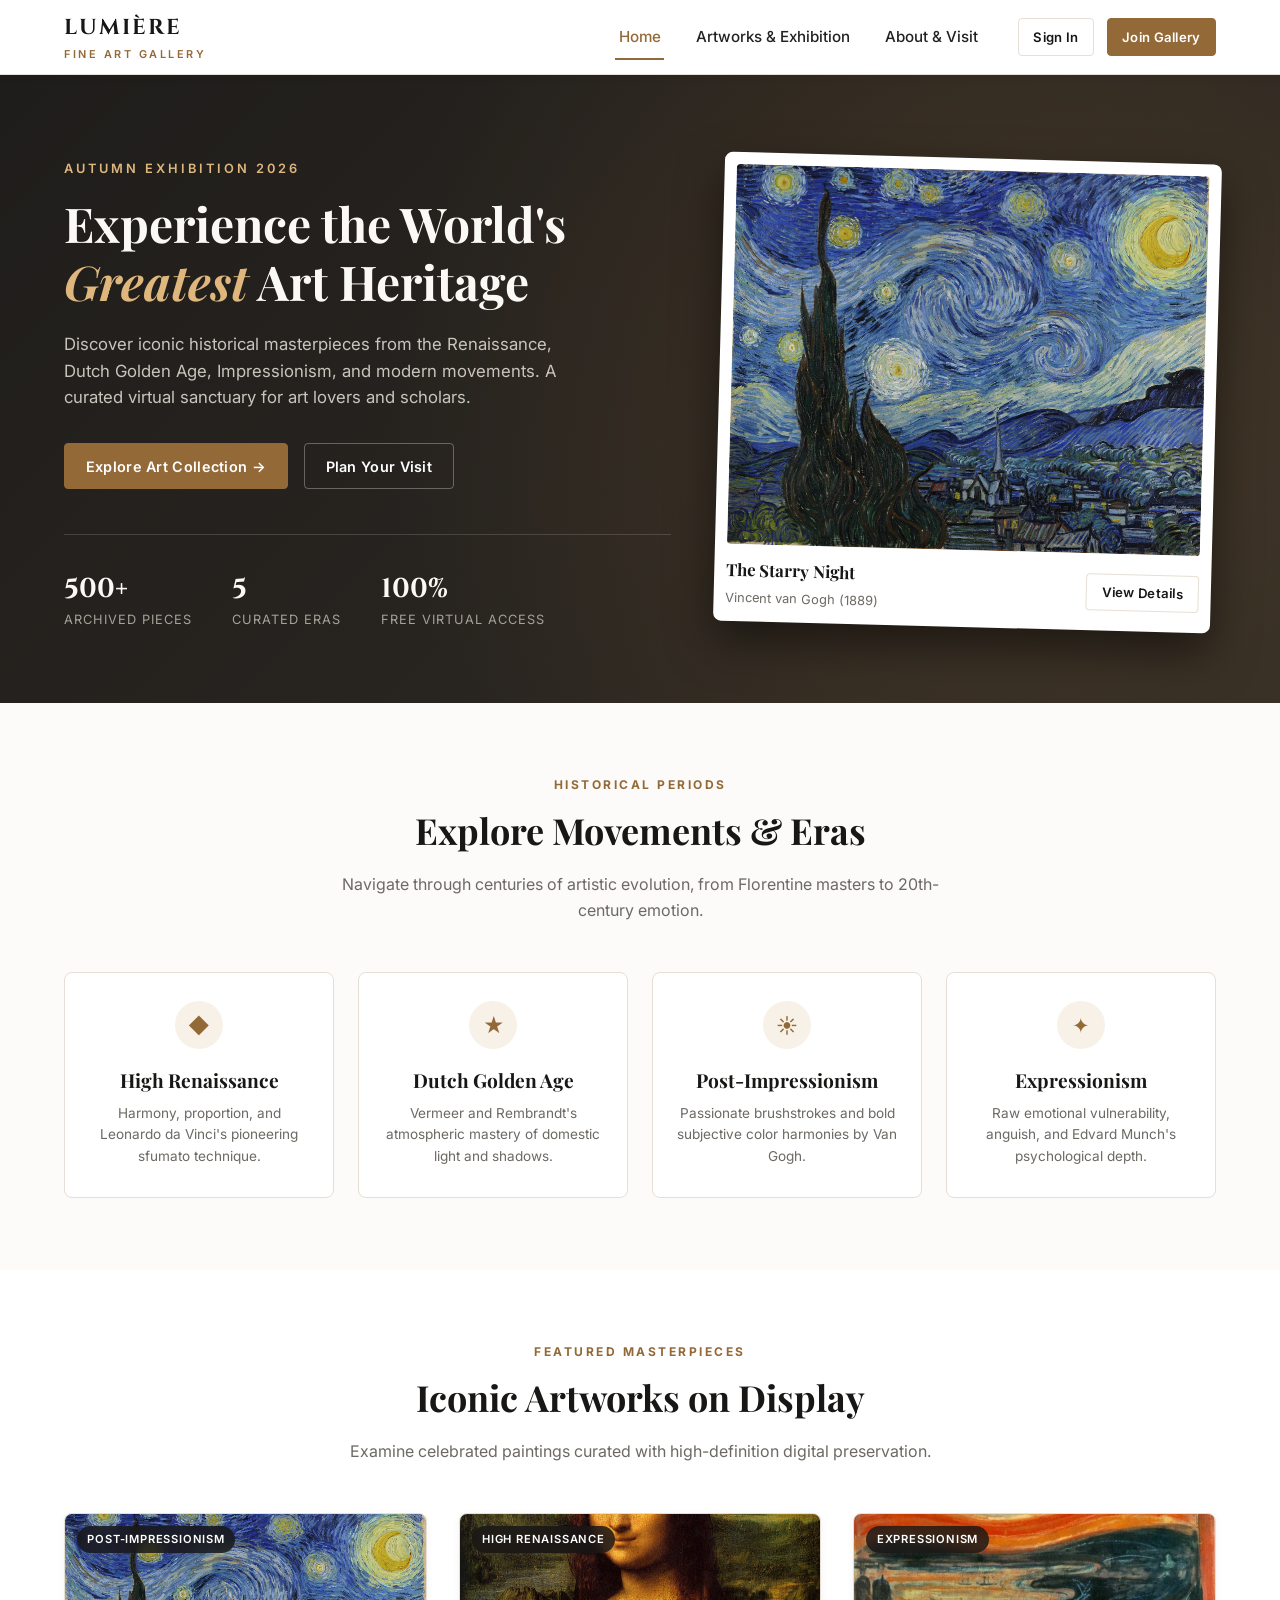
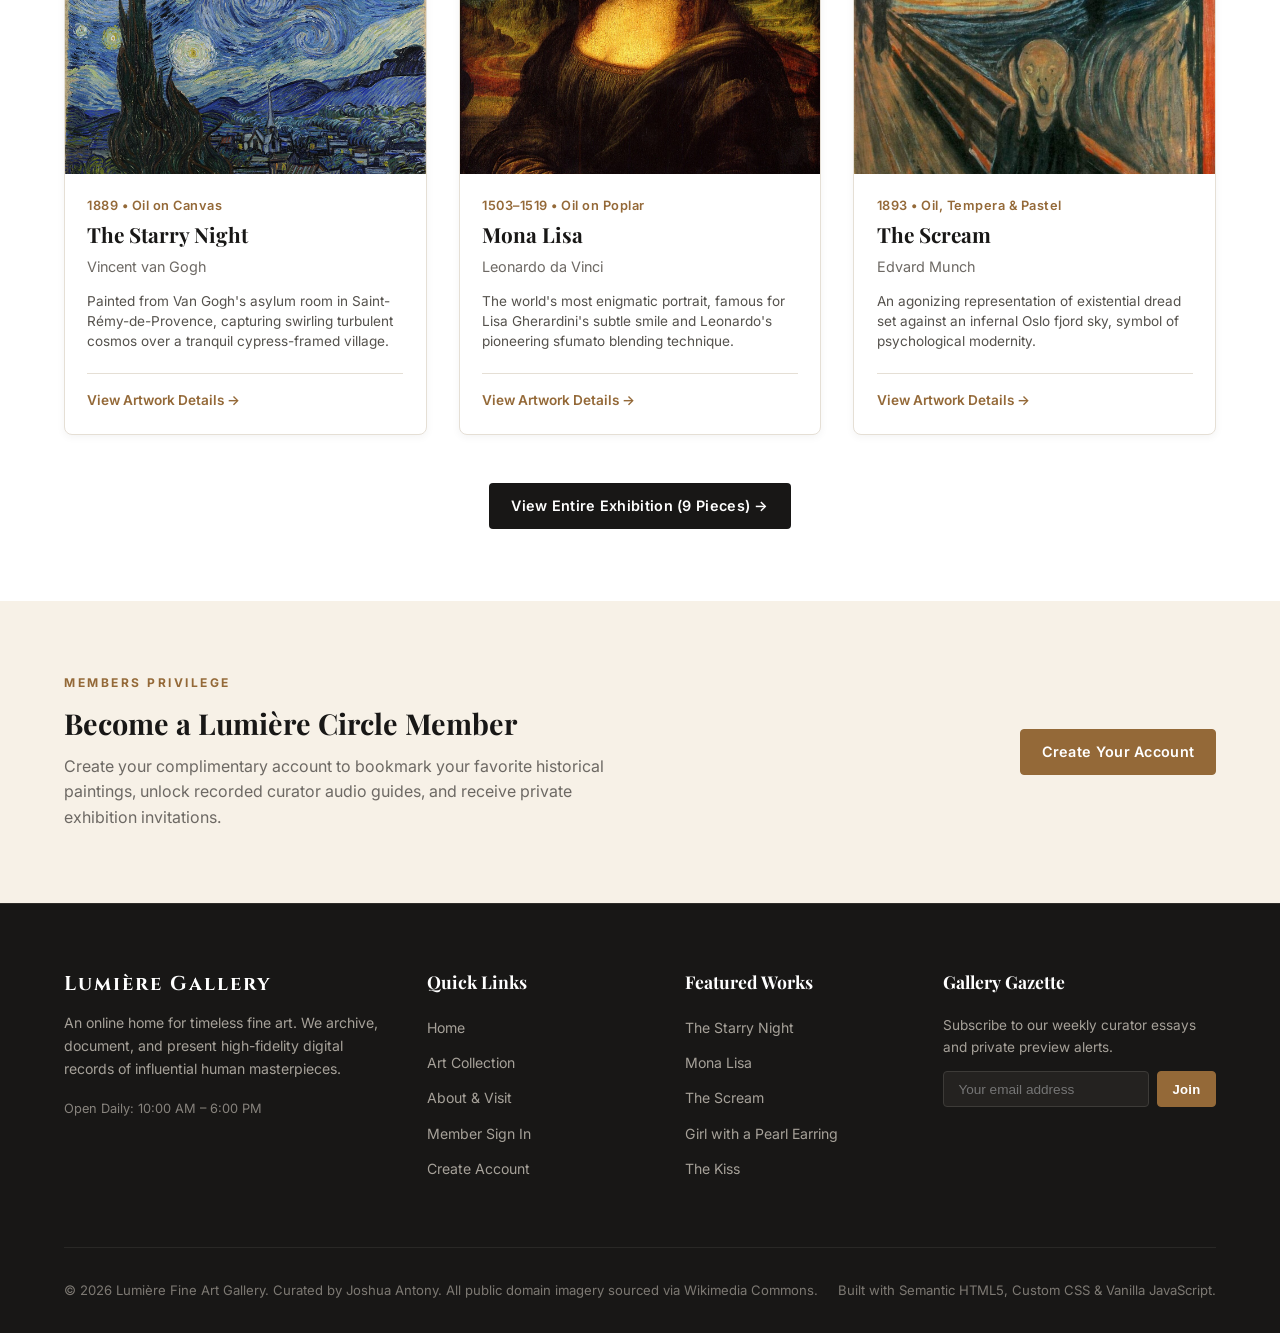
<file: index.html>
<!DOCTYPE html>
<html lang="en">
<head>
  <meta charset="UTF-8">
  <meta name="viewport" content="width=device-width, initial-scale=1.0">
  <title>Lumière Fine Art Gallery | Timeless Masterpieces</title>
  <link rel="stylesheet" href="css/style.css">
  <link rel="icon" href="data:image/svg+xml,<svg xmlns=%22http://www.w3.org/2000/svg%22 viewBox=%220 0 100 100%22><text y=%22.9em%22 font-size=%2290%22>🎨</text></svg>">
</head>
<body>

  <!-- Navigation Bar -->
  <header class="navbar">
    <div class="container nav-container">
      <a href="index.html" class="nav-brand">
        <span class="brand-title">Lumière</span>
        <span class="brand-tagline">Fine Art Gallery</span>
      </a>

      <button class="nav-toggle" aria-label="Toggle navigation menu">
        <span></span>
        <span></span>
        <span></span>
      </button>

      <nav class="nav-menu">
        <a href="index.html" class="nav-link active">Home</a>
        <a href="artworks.html" class="nav-link">Artworks & Exhibition</a>
        <a href="about.html" class="nav-link">About & Visit</a>
        <div class="nav-auth-group">
          <a href="login.html" class="btn btn-outline btn-sm">Sign In</a>
          <a href="signup.html" class="btn btn-primary btn-sm">Join Gallery</a>
        </div>
      </nav>
    </div>
  </header>

  <main>
    <!-- Hero Banner -->
    <section class="hero">
      <div class="container">
        <div class="hero-grid">
          <div class="hero-content">
            <span class="hero-eyebrow">Autumn Exhibition 2026</span>
            <h1 class="hero-title">Experience the World's <span>Greatest</span> Art Heritage</h1>
            <p class="hero-desc">
              Discover iconic historical masterpieces from the Renaissance, Dutch Golden Age, Impressionism, and modern movements. A curated virtual sanctuary for art lovers and scholars.
            </p>
            <div class="hero-actions">
              <a href="artworks.html" class="btn btn-primary">Explore Art Collection &rarr;</a>
              <a href="about.html" class="btn btn-outline" style="color: #ffffff; border-color: rgba(255,255,255,0.3);">Plan Your Visit</a>
            </div>

            <div class="hero-stats">
              <div class="stat-item">
                <h3>500+</h3>
                <p>Archived Pieces</p>
              </div>
              <div class="stat-item">
                <h3>5</h3>
                <p>Curated Eras</p>
              </div>
              <div class="stat-item">
                <h3>100%</h3>
                <p>Free Virtual Access</p>
              </div>
            </div>
          </div>

          <div class="hero-showcase">
            <div class="hero-frame">
              <img src="assets/images/starry-night.jpg" 
                   alt="The Starry Night by Vincent van Gogh">
              <div class="hero-frame-caption">
                <div>
                  <strong>The Starry Night</strong>
                  <br>
                  <span>Vincent van Gogh (1889)</span>
                </div>
                <a href="the-starry-night.html" class="btn btn-sm btn-outline">View Details</a>
              </div>
            </div>
          </div>
        </div>
      </div>
    </section>

    <!-- Art Movements Section -->
    <section class="section">
      <div class="container">
        <div class="section-header">
          <span class="section-tag">Historical Periods</span>
          <h2 class="section-title">Explore Movements & Eras</h2>
          <p class="section-subtitle">Navigate through centuries of artistic evolution, from Florentine masters to 20th-century emotion.</p>
        </div>

        <div class="categories-grid">
          <a href="artworks.html?category=renaissance" class="category-card">
            <div class="category-icon">&#9670;</div>
            <h3>High Renaissance</h3>
            <p>Harmony, proportion, and Leonardo da Vinci's pioneering sfumato technique.</p>
          </a>

          <a href="artworks.html?category=dutch" class="category-card">
            <div class="category-icon">&#9733;</div>
            <h3>Dutch Golden Age</h3>
            <p>Vermeer and Rembrandt's atmospheric mastery of domestic light and shadows.</p>
          </a>

          <a href="artworks.html?category=impressionism" class="category-card">
            <div class="category-icon">&#9728;</div>
            <h3>Post-Impressionism</h3>
            <p>Passionate brushstrokes and bold subjective color harmonies by Van Gogh.</p>
          </a>

          <a href="artworks.html?category=expressionism" class="category-card">
            <div class="category-icon">&#10022;</div>
            <h3>Expressionism</h3>
            <p>Raw emotional vulnerability, anguish, and Edvard Munch's psychological depth.</p>
          </a>
        </div>
      </div>
    </section>

    <!-- Featured Masterpieces Preview Section -->
    <section class="section section-light">
      <div class="container">
        <div class="section-header">
          <span class="section-tag">Featured Masterpieces</span>
          <h2 class="section-title">Iconic Artworks on Display</h2>
          <p class="section-subtitle">Examine celebrated paintings curated with high-definition digital preservation.</p>
        </div>

        <div class="art-grid">
          <!-- Card 1: Starry Night -->
          <article class="art-card">
            <div class="art-card-thumb">
              <span class="art-badge">Post-Impressionism</span>
              <img src="assets/images/starry-night.jpg" 
                   alt="The Starry Night">
            </div>
            <div class="art-card-body">
              <span class="art-card-year">1889 &bull; Oil on Canvas</span>
              <h3 class="art-card-title">The Starry Night</h3>
              <p class="art-card-artist">Vincent van Gogh</p>
              <p class="art-card-desc">
                Painted from Van Gogh's asylum room in Saint-Rémy-de-Provence, capturing swirling turbulent cosmos over a tranquil cypress-framed village.
              </p>
              <div class="art-card-footer">
                <a href="the-starry-night.html" class="art-link-btn">View Artwork Details &rarr;</a>
              </div>
            </div>
          </article>

          <!-- Card 2: Mona Lisa -->
          <article class="art-card">
            <div class="art-card-thumb">
              <span class="art-badge">High Renaissance</span>
              <img src="assets/images/mona-lisa.jpg" 
                   alt="Mona Lisa">
            </div>
            <div class="art-card-body">
              <span class="art-card-year">1503&ndash;1519 &bull; Oil on Poplar</span>
              <h3 class="art-card-title">Mona Lisa</h3>
              <p class="art-card-artist">Leonardo da Vinci</p>
              <p class="art-card-desc">
                The world's most enigmatic portrait, famous for Lisa Gherardini's subtle smile and Leonardo's pioneering sfumato blending technique.
              </p>
              <div class="art-card-footer">
                <a href="mona-lisa.html" class="art-link-btn">View Artwork Details &rarr;</a>
              </div>
            </div>
          </article>

          <!-- Card 3: The Scream -->
          <article class="art-card">
            <div class="art-card-thumb">
              <span class="art-badge">Expressionism</span>
              <img src="assets/images/the-scream.jpg" 
                   alt="The Scream">
            </div>
            <div class="art-card-body">
              <span class="art-card-year">1893 &bull; Oil, Tempera & Pastel</span>
              <h3 class="art-card-title">The Scream</h3>
              <p class="art-card-artist">Edvard Munch</p>
              <p class="art-card-desc">
                An agonizing representation of existential dread set against an infernal Oslo fjord sky, symbol of psychological modernity.
              </p>
              <div class="art-card-footer">
                <a href="the-scream.html" class="art-link-btn">View Artwork Details &rarr;</a>
              </div>
            </div>
          </article>
        </div>

        <div style="text-align: center; margin-top: 3rem;">
          <a href="artworks.html" class="btn btn-dark">View Entire Exhibition (9 Pieces) &rarr;</a>
        </div>
      </div>
    </section>

    <!-- Curatorial Highlight Banner -->
    <section class="section" style="background-color: var(--primary-light);">
      <div class="container">
        <div style="display: flex; justify-content: space-between; align-items: center; flex-wrap: wrap; gap: 2rem;">
          <div>
            <span class="section-tag">Members Privilege</span>
            <h3 style="font-family: var(--font-serif); font-size: 1.8rem; margin-bottom: 0.5rem; color: var(--dark);">
              Become a Lumière Circle Member
            </h3>
            <p style="color: var(--text-muted); max-width: 580px;">
              Create your complimentary account to bookmark your favorite historical paintings, unlock recorded curator audio guides, and receive private exhibition invitations.
            </p>
          </div>
          <div>
            <a href="signup.html" class="btn btn-primary">Create Your Account</a>
          </div>
        </div>
      </div>
    </section>
  </main>

  <!-- Global Footer -->
  <footer class="footer">
    <div class="container">
      <div class="footer-grid">
        <div class="footer-brand">
          <h4>Lumière Gallery</h4>
          <p>
            An online home for timeless fine art. We archive, document, and present high-fidelity digital records of influential human masterpieces.
          </p>
          <p style="font-size: 0.8rem; color: #87837d;">Open Daily: 10:00 AM &ndash; 6:00 PM</p>
        </div>

        <div class="footer-column">
          <h5>Quick Links</h5>
          <ul>
            <li><a href="index.html">Home</a></li>
            <li><a href="artworks.html">Art Collection</a></li>
            <li><a href="about.html">About & Visit</a></li>
            <li><a href="login.html">Member Sign In</a></li>
            <li><a href="signup.html">Create Account</a></li>
          </ul>
        </div>

        <div class="footer-column">
          <h5>Featured Works</h5>
          <ul>
            <li><a href="the-starry-night.html">The Starry Night</a></li>
            <li><a href="mona-lisa.html">Mona Lisa</a></li>
            <li><a href="the-scream.html">The Scream</a></li>
            <li><a href="girl-with-pearl-earring.html">Girl with a Pearl Earring</a></li>
            <li><a href="the-kiss.html">The Kiss</a></li>
          </ul>
        </div>

        <div class="footer-column">
          <h5>Gallery Gazette</h5>
          <p style="font-size: 0.85rem; color: #a6a199; margin-bottom: 0.6rem;">
            Subscribe to our weekly curator essays and private preview alerts.
          </p>
          <form class="newsletter-form">
            <input type="email" placeholder="Your email address" class="newsletter-input" required>
            <button type="submit" class="btn btn-primary btn-sm">Join</button>
          </form>
        </div>
      </div>

      <div class="footer-bottom">
        <p>&copy; 2026 Lumière Fine Art Gallery. Curated by Joshua Antony. All public domain imagery sourced via Wikimedia Commons.</p>
        <p>Built with Semantic HTML5, Custom CSS & Vanilla JavaScript.</p>
      </div>
    </div>
  </footer>

  <script src="js/main.js"></script>
</body>
</html>
</file>
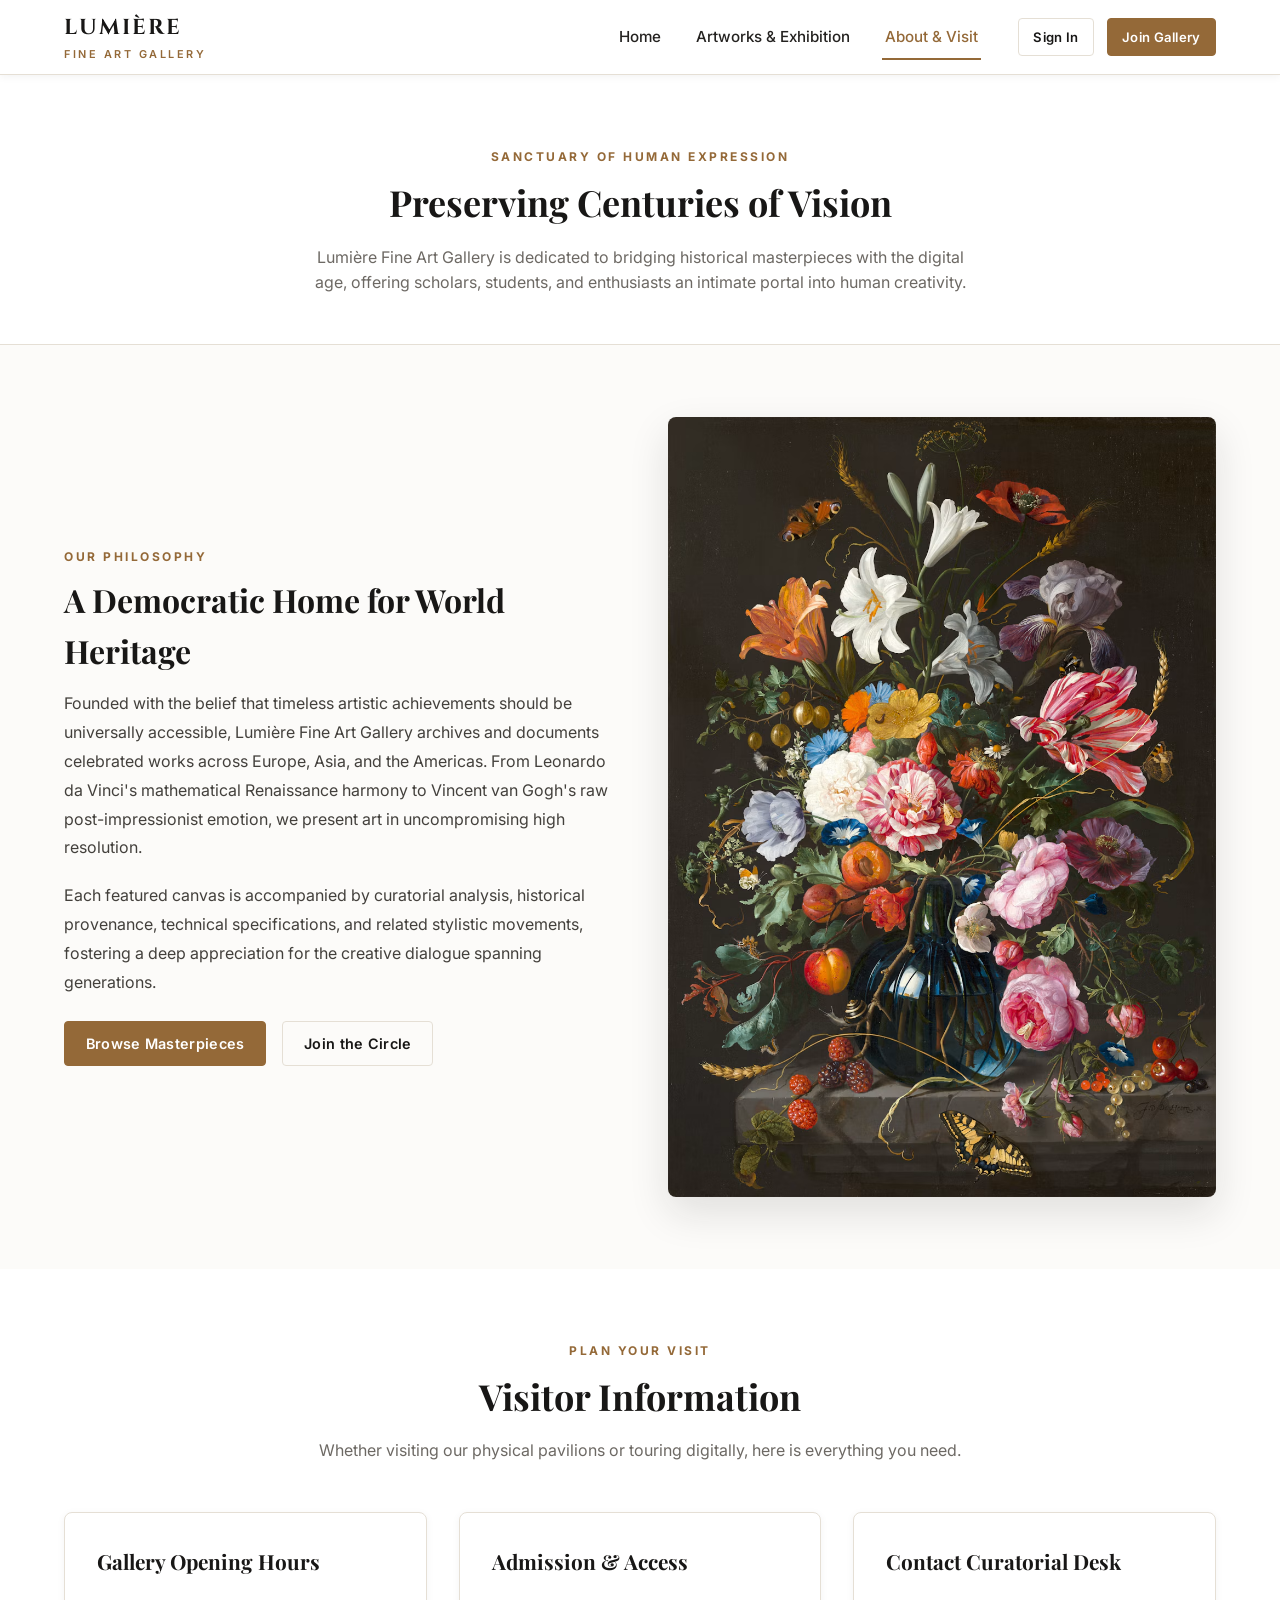
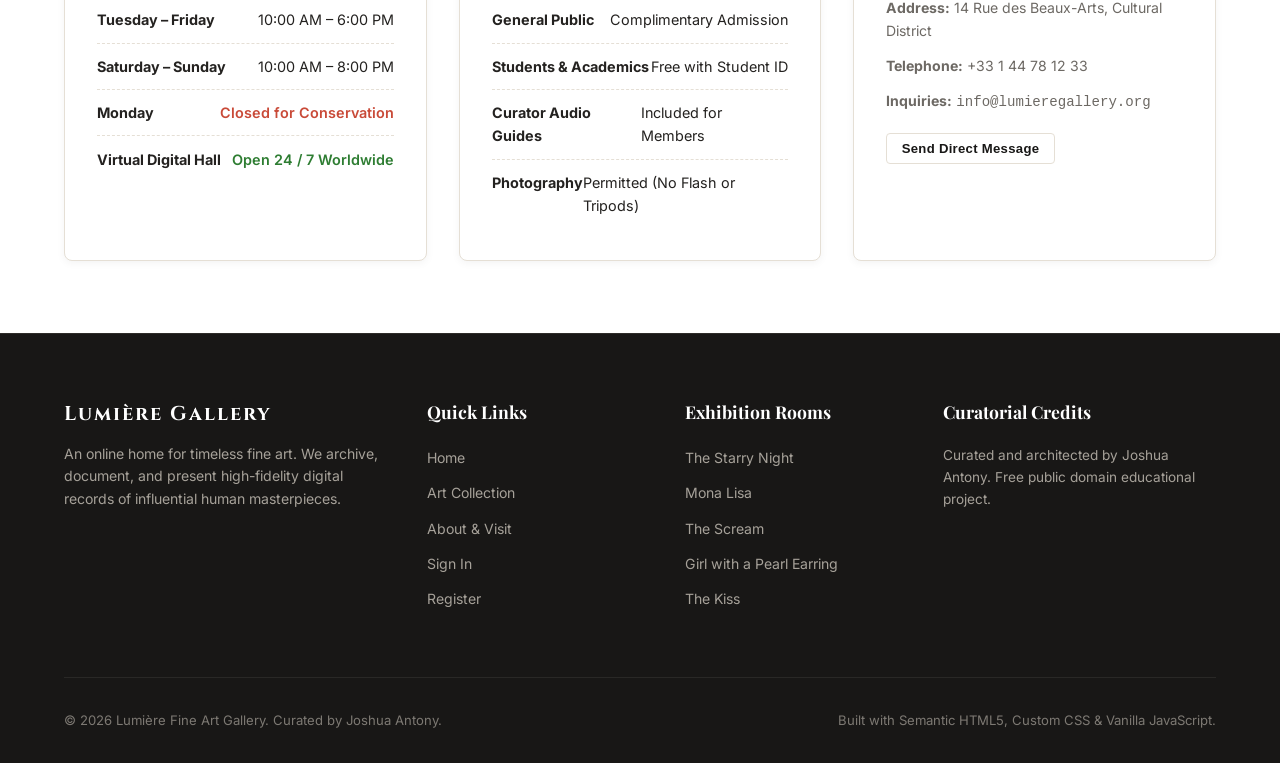
<file: about.html>
<!DOCTYPE html>
<html lang="en">
<head>
  <meta charset="UTF-8">
  <meta name="viewport" content="width=device-width, initial-scale=1.0">
  <title>About & Visit | Lumière Fine Art Gallery</title>
  <link rel="stylesheet" href="css/style.css">
  <link rel="icon" href="data:image/svg+xml,<svg xmlns=%22http://www.w3.org/2000/svg%22 viewBox=%220 0 100 100%22><text y=%22.9em%22 font-size=%2290%22>🎨</text></svg>">
</head>
<body>

  <!-- Navigation Bar -->
  <header class="navbar">
    <div class="container nav-container">
      <a href="index.html" class="nav-brand">
        <span class="brand-title">Lumière</span>
        <span class="brand-tagline">Fine Art Gallery</span>
      </a>

      <button class="nav-toggle" aria-label="Toggle navigation menu">
        <span></span>
        <span></span>
        <span></span>
      </button>

      <nav class="nav-menu">
        <a href="index.html" class="nav-link">Home</a>
        <a href="artworks.html" class="nav-link">Artworks & Exhibition</a>
        <a href="about.html" class="nav-link active">About & Visit</a>
        <div class="nav-auth-group">
          <a href="login.html" class="btn btn-outline btn-sm">Sign In</a>
          <a href="signup.html" class="btn btn-primary btn-sm">Join Gallery</a>
        </div>
      </nav>
    </div>
  </header>

  <main>
    <!-- About Hero Section -->
    <section class="about-hero">
      <div class="container">
        <span class="section-tag">Sanctuary of Human Expression</span>
        <h1 class="section-title">Preserving Centuries of Vision</h1>
        <p class="section-subtitle" style="max-width: 680px; margin: 0 auto;">
          Lumière Fine Art Gallery is dedicated to bridging historical masterpieces with the digital age, offering scholars, students, and enthusiasts an intimate portal into human creativity.
        </p>
      </div>
    </section>

    <!-- Mission & Curatorial Vision Section -->
    <section class="section">
      <div class="container">
        <div class="about-grid">
          <div>
            <span class="section-tag">Our Philosophy</span>
            <h2 class="section-title" style="font-size: 2rem;">A Democratic Home for World Heritage</h2>
            <p style="color: #43403c; line-height: 1.8; margin-bottom: 1.2rem;">
              Founded with the belief that timeless artistic achievements should be universally accessible, Lumière Fine Art Gallery archives and documents celebrated works across Europe, Asia, and the Americas. From Leonardo da Vinci's mathematical Renaissance harmony to Vincent van Gogh's raw post-impressionist emotion, we present art in uncompromising high resolution.
            </p>
            <p style="color: #43403c; line-height: 1.8; margin-bottom: 1.5rem;">
              Each featured canvas is accompanied by curatorial analysis, historical provenance, technical specifications, and related stylistic movements, fostering a deep appreciation for the creative dialogue spanning generations.
            </p>
            <div style="display: flex; gap: 1rem;">
              <a href="artworks.html" class="btn btn-primary">Browse Masterpieces</a>
              <a href="signup.html" class="btn btn-outline">Join the Circle</a>
            </div>
          </div>

          <div class="about-image-frame">
            <img src="assets/images/gallery-interior.jpg" 
                 alt="Art Gallery Interior Exhibition Room">
          </div>
        </div>
      </div>
    </section>

    <!-- Visiting Hours, Admissions & Directions -->
    <section class="section section-light">
      <div class="container">
        <div class="section-header">
          <span class="section-tag">Plan Your Visit</span>
          <h2 class="section-title">Visitor Information</h2>
          <p class="section-subtitle">Whether visiting our physical pavilions or touring digitally, here is everything you need.</p>
        </div>

        <div style="display: grid; grid-template-columns: repeat(auto-fit, minmax(300px, 1fr)); gap: 2rem;">
          <!-- Hours Card -->
          <div class="hours-card">
            <h3 style="font-family: var(--font-serif); font-size: 1.3rem; margin-bottom: 1.2rem; color: var(--dark);">
              Gallery Opening Hours
            </h3>
            <div class="hours-row">
              <strong>Tuesday &ndash; Friday</strong>
              <span>10:00 AM &ndash; 6:00 PM</span>
            </div>
            <div class="hours-row">
              <strong>Saturday &ndash; Sunday</strong>
              <span>10:00 AM &ndash; 8:00 PM</span>
            </div>
            <div class="hours-row">
              <strong>Monday</strong>
              <span style="color: var(--danger); font-weight: 600;">Closed for Conservation</span>
            </div>
            <div class="hours-row">
              <strong>Virtual Digital Hall</strong>
              <span style="color: var(--success); font-weight: 600;">Open 24 / 7 Worldwide</span>
            </div>
          </div>

          <!-- Admission Card -->
          <div class="hours-card">
            <h3 style="font-family: var(--font-serif); font-size: 1.3rem; margin-bottom: 1.2rem; color: var(--dark);">
              Admission &amp; Access
            </h3>
            <div class="hours-row">
              <strong>General Public</strong>
              <span>Complimentary Admission</span>
            </div>
            <div class="hours-row">
              <strong>Students &amp; Academics</strong>
              <span>Free with Student ID</span>
            </div>
            <div class="hours-row">
              <strong>Curator Audio Guides</strong>
              <span>Included for Members</span>
            </div>
            <div class="hours-row">
              <strong>Photography</strong>
              <span>Permitted (No Flash or Tripods)</span>
            </div>
          </div>

          <!-- Contact & Inquiries Card -->
          <div class="hours-card">
            <h3 style="font-family: var(--font-serif); font-size: 1.3rem; margin-bottom: 1.2rem; color: var(--dark);">
              Contact Curatorial Desk
            </h3>
            <p style="font-size: 0.88rem; color: var(--text-muted); margin-bottom: 0.8rem;">
              <strong>Address:</strong> 14 Rue des Beaux-Arts, Cultural District
            </p>
            <p style="font-size: 0.88rem; color: var(--text-muted); margin-bottom: 0.8rem;">
              <strong>Telephone:</strong> +33 1 44 78 12 33
            </p>
            <p style="font-size: 0.88rem; color: var(--text-muted); margin-bottom: 1.2rem;">
              <strong>Inquiries:</strong> <code>info@lumieregallery.org</code>
            </p>
            <button type="button" class="btn btn-outline btn-sm" onclick="alert('Inquiry desk opened: Send message to info@lumieregallery.org');">
              Send Direct Message
            </button>
          </div>
        </div>
      </div>
    </section>
  </main>

  <!-- Global Footer -->
  <footer class="footer">
    <div class="container">
      <div class="footer-grid">
        <div class="footer-brand">
          <h4>Lumière Gallery</h4>
          <p>
            An online home for timeless fine art. We archive, document, and present high-fidelity digital records of influential human masterpieces.
          </p>
        </div>

        <div class="footer-column">
          <h5>Quick Links</h5>
          <ul>
            <li><a href="index.html">Home</a></li>
            <li><a href="artworks.html">Art Collection</a></li>
            <li><a href="about.html">About & Visit</a></li>
            <li><a href="login.html">Sign In</a></li>
            <li><a href="signup.html">Register</a></li>
          </ul>
        </div>

        <div class="footer-column">
          <h5>Exhibition Rooms</h5>
          <ul>
            <li><a href="the-starry-night.html">The Starry Night</a></li>
            <li><a href="mona-lisa.html">Mona Lisa</a></li>
            <li><a href="the-scream.html">The Scream</a></li>
            <li><a href="girl-with-pearl-earring.html">Girl with a Pearl Earring</a></li>
            <li><a href="the-kiss.html">The Kiss</a></li>
          </ul>
        </div>

        <div class="footer-column">
          <h5>Curatorial Credits</h5>
          <p style="font-size: 0.85rem; color: #a6a199;">
            Curated and architected by Joshua Antony. Free public domain educational project.
          </p>
        </div>
      </div>

      <div class="footer-bottom">
        <p>&copy; 2026 Lumière Fine Art Gallery. Curated by Joshua Antony.</p>
        <p>Built with Semantic HTML5, Custom CSS & Vanilla JavaScript.</p>
      </div>
    </div>
  </footer>

  <script src="js/main.js"></script>
</body>
</html>
</file>
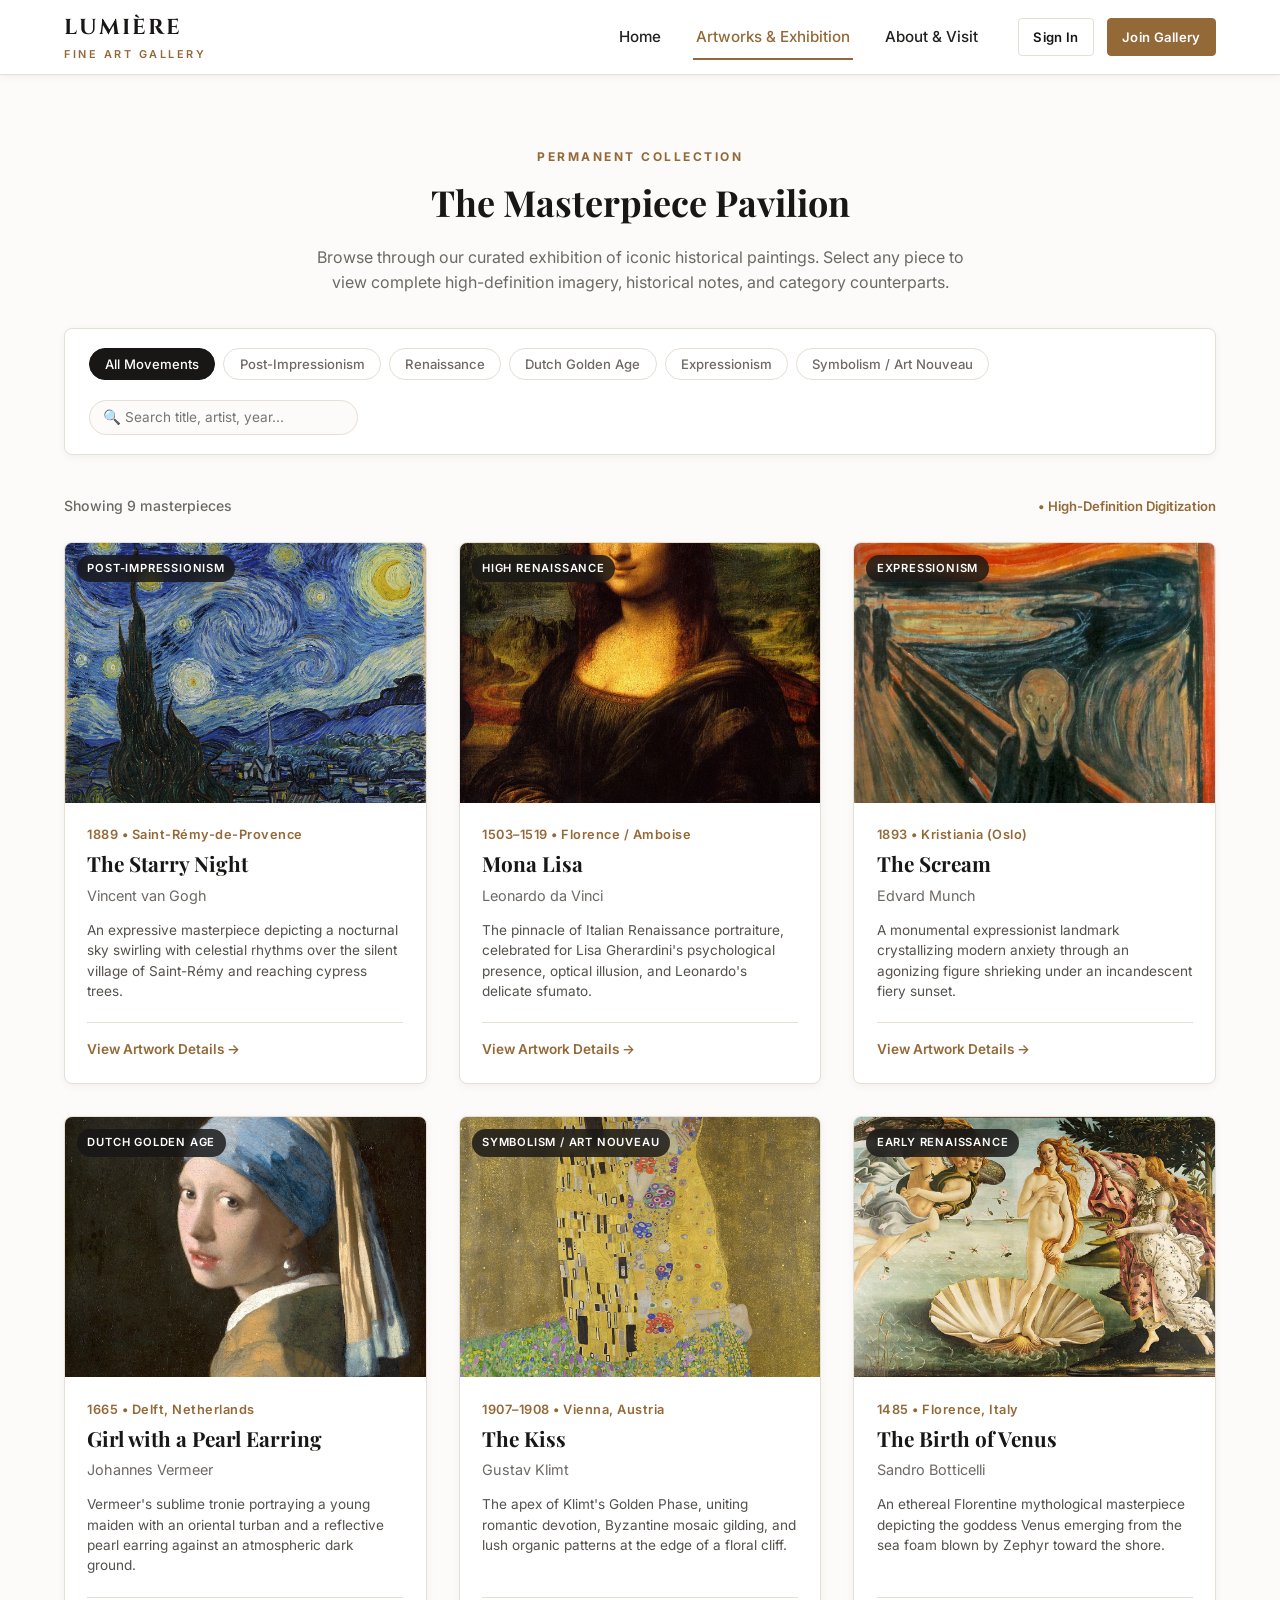
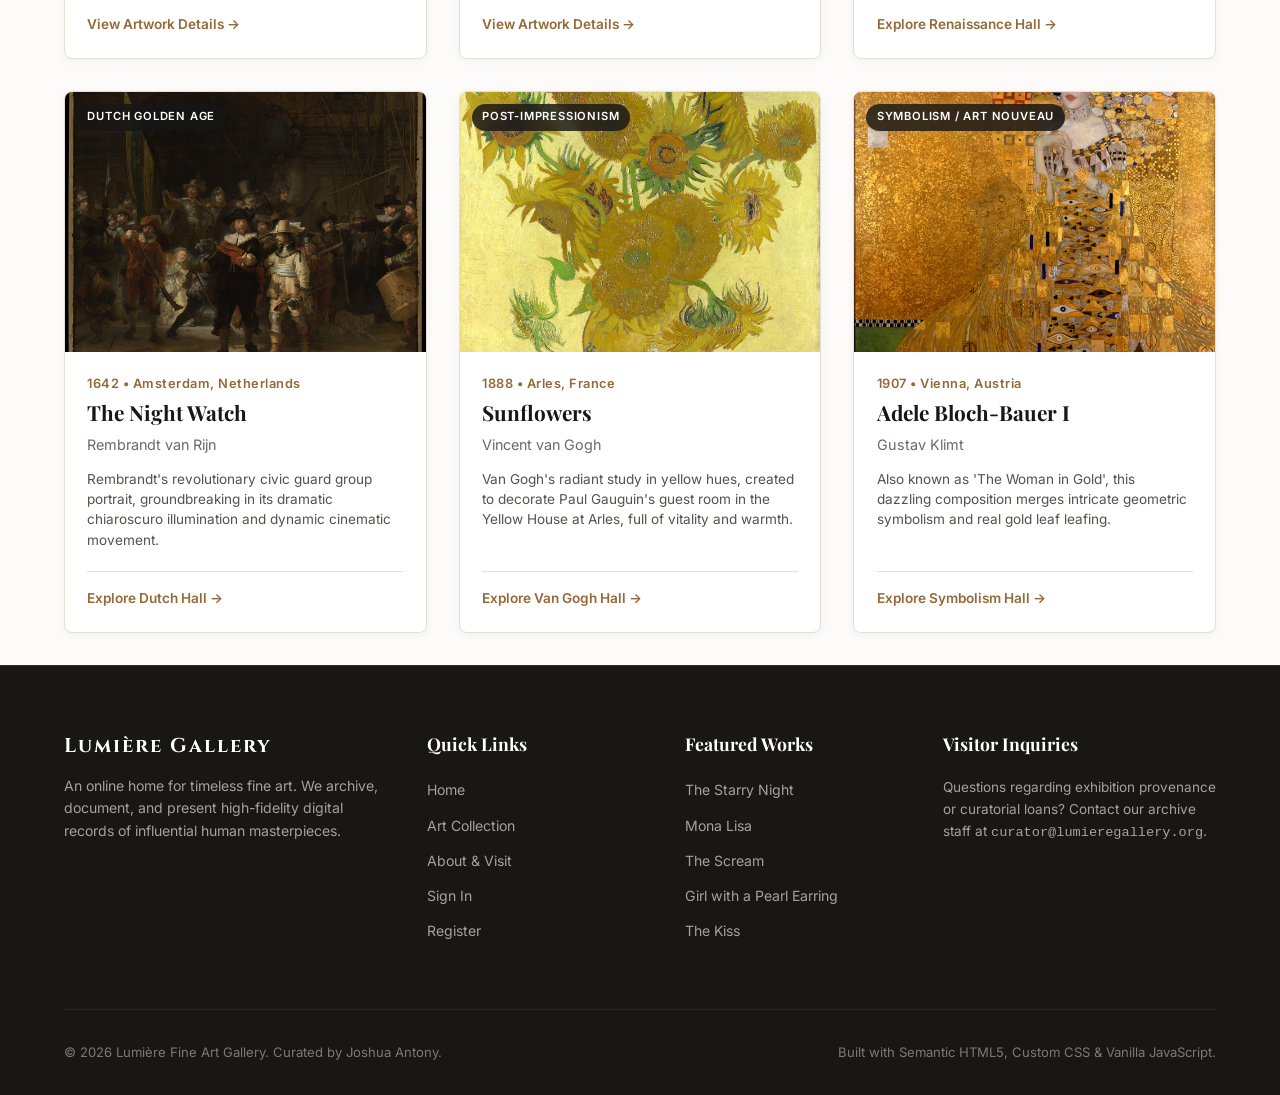
<file: artworks.html>
<!DOCTYPE html>
<html lang="en">
<head>
  <meta charset="UTF-8">
  <meta name="viewport" content="width=device-width, initial-scale=1.0">
  <title>Art Display & Exhibition | Lumière Fine Art Gallery</title>
  <link rel="stylesheet" href="css/style.css">
  <link rel="icon" href="data:image/svg+xml,<svg xmlns=%22http://www.w3.org/2000/svg%22 viewBox=%220 0 100 100%22><text y=%22.9em%22 font-size=%2290%22>🎨</text></svg>">
</head>
<body>

  <!-- Navigation Bar -->
  <header class="navbar">
    <div class="container nav-container">
      <a href="index.html" class="nav-brand">
        <span class="brand-title">Lumière</span>
        <span class="brand-tagline">Fine Art Gallery</span>
      </a>

      <button class="nav-toggle" aria-label="Toggle navigation menu">
        <span></span>
        <span></span>
        <span></span>
      </button>

      <nav class="nav-menu">
        <a href="index.html" class="nav-link">Home</a>
        <a href="artworks.html" class="nav-link active">Artworks & Exhibition</a>
        <a href="about.html" class="nav-link">About & Visit</a>
        <div class="nav-auth-group">
          <a href="login.html" class="btn btn-outline btn-sm">Sign In</a>
          <a href="signup.html" class="btn btn-primary btn-sm">Join Gallery</a>
        </div>
      </nav>
    </div>
  </header>

  <main>
    <!-- Gallery Header Section -->
    <section class="section" style="padding-bottom: 2rem;">
      <div class="container">
        <div class="section-header" style="margin-bottom: 2rem;">
          <span class="section-tag">Permanent Collection</span>
          <h1 class="section-title">The Masterpiece Pavilion</h1>
          <p class="section-subtitle">
            Browse through our curated exhibition of iconic historical paintings. Select any piece to view complete high-definition imagery, historical notes, and category counterparts.
          </p>
        </div>

        <!-- Filter & Search Toolbar -->
        <div class="gallery-filter-bar">
          <div class="filter-buttons">
            <button type="button" class="filter-btn active" data-filter="all">All Movements</button>
            <button type="button" class="filter-btn" data-filter="impressionism">Post-Impressionism</button>
            <button type="button" class="filter-btn" data-filter="renaissance">Renaissance</button>
            <button type="button" class="filter-btn" data-filter="dutch">Dutch Golden Age</button>
            <button type="button" class="filter-btn" data-filter="expressionism">Expressionism</button>
            <button type="button" class="filter-btn" data-filter="symbolism">Symbolism / Art Nouveau</button>
          </div>

          <div class="search-box">
            <span class="search-icon">&#128269;</span>
            <input type="text" id="artSearchInput" placeholder="Search title, artist, year...">
          </div>
        </div>

        <div style="display: flex; justify-content: space-between; align-items: center; margin-bottom: 1.5rem;">
          <span id="artworkCount" style="font-size: 0.88rem; color: var(--text-muted); font-weight: 500;">
            Showing 9 masterpieces
          </span>
          <span style="font-size: 0.82rem; color: var(--primary); font-weight: 600;">
            &bull; High-Definition Digitization
          </span>
        </div>

        <!-- No Results Fallback -->
        <div id="noResultsMessage" style="display: none; text-align: center; padding: 4rem 1rem;">
          <h3 style="font-family: var(--font-serif); font-size: 1.4rem; color: var(--dark); margin-bottom: 0.5rem;">No matching artworks found</h3>
          <p style="color: var(--text-muted); font-size: 0.9rem;">Try searching for a different artist, period, or clear your search query.</p>
        </div>

        <!-- Masterpiece Cards Grid -->
        <div class="art-grid">

          <!-- 1. The Starry Night -->
          <article class="art-card" data-category="impressionism">
            <div class="art-card-thumb">
              <span class="art-badge">Post-Impressionism</span>
              <img src="assets/images/starry-night.jpg" 
                   alt="The Starry Night by Vincent van Gogh" loading="lazy">
            </div>
            <div class="art-card-body">
              <span class="art-card-year">1889 &bull; Saint-Rémy-de-Provence</span>
              <h2 class="art-card-title">The Starry Night</h2>
              <p class="art-card-artist">Vincent van Gogh</p>
              <p class="art-card-desc">
                An expressive masterpiece depicting a nocturnal sky swirling with celestial rhythms over the silent village of Saint-Rémy and reaching cypress trees.
              </p>
              <div class="art-card-footer">
                <a href="the-starry-night.html" class="art-link-btn">View Artwork Details &rarr;</a>
              </div>
            </div>
          </article>

          <!-- 2. Mona Lisa -->
          <article class="art-card" data-category="renaissance">
            <div class="art-card-thumb">
              <span class="art-badge">High Renaissance</span>
              <img src="assets/images/mona-lisa.jpg" 
                   alt="Mona Lisa by Leonardo da Vinci" loading="lazy">
            </div>
            <div class="art-card-body">
              <span class="art-card-year">1503&ndash;1519 &bull; Florence / Amboise</span>
              <h2 class="art-card-title">Mona Lisa</h2>
              <p class="art-card-artist">Leonardo da Vinci</p>
              <p class="art-card-desc">
                The pinnacle of Italian Renaissance portraiture, celebrated for Lisa Gherardini's psychological presence, optical illusion, and Leonardo's delicate sfumato.
              </p>
              <div class="art-card-footer">
                <a href="mona-lisa.html" class="art-link-btn">View Artwork Details &rarr;</a>
              </div>
            </div>
          </article>

          <!-- 3. The Scream -->
          <article class="art-card" data-category="expressionism">
            <div class="art-card-thumb">
              <span class="art-badge">Expressionism</span>
              <img src="assets/images/the-scream.jpg" 
                   alt="The Scream by Edvard Munch" loading="lazy">
            </div>
            <div class="art-card-body">
              <span class="art-card-year">1893 &bull; Kristiania (Oslo)</span>
              <h2 class="art-card-title">The Scream</h2>
              <p class="art-card-artist">Edvard Munch</p>
              <p class="art-card-desc">
                A monumental expressionist landmark crystallizing modern anxiety through an agonizing figure shrieking under an incandescent fiery sunset.
              </p>
              <div class="art-card-footer">
                <a href="the-scream.html" class="art-link-btn">View Artwork Details &rarr;</a>
              </div>
            </div>
          </article>

          <!-- 4. Girl with a Pearl Earring -->
          <article class="art-card" data-category="dutch">
            <div class="art-card-thumb">
              <span class="art-badge">Dutch Golden Age</span>
              <img src="assets/images/girl-with-pearl-earring.jpg" 
                   alt="Girl with a Pearl Earring by Johannes Vermeer" loading="lazy">
            </div>
            <div class="art-card-body">
              <span class="art-card-year">1665 &bull; Delft, Netherlands</span>
              <h2 class="art-card-title">Girl with a Pearl Earring</h2>
              <p class="art-card-artist">Johannes Vermeer</p>
              <p class="art-card-desc">
                Vermeer's sublime tronie portraying a young maiden with an oriental turban and a reflective pearl earring against an atmospheric dark ground.
              </p>
              <div class="art-card-footer">
                <a href="girl-with-pearl-earring.html" class="art-link-btn">View Artwork Details &rarr;</a>
              </div>
            </div>
          </article>

          <!-- 5. The Kiss -->
          <article class="art-card" data-category="symbolism">
            <div class="art-card-thumb">
              <span class="art-badge">Symbolism / Art Nouveau</span>
              <img src="assets/images/the-kiss.jpg" 
                   alt="The Kiss by Gustav Klimt" loading="lazy">
            </div>
            <div class="art-card-body">
              <span class="art-card-year">1907&ndash;1908 &bull; Vienna, Austria</span>
              <h2 class="art-card-title">The Kiss</h2>
              <p class="art-card-artist">Gustav Klimt</p>
              <p class="art-card-desc">
                The apex of Klimt's Golden Phase, uniting romantic devotion, Byzantine mosaic gilding, and lush organic patterns at the edge of a floral cliff.
              </p>
              <div class="art-card-footer">
                <a href="the-kiss.html" class="art-link-btn">View Artwork Details &rarr;</a>
              </div>
            </div>
          </article>

          <!-- 6. The Birth of Venus -->
          <article class="art-card" data-category="renaissance">
            <div class="art-card-thumb">
              <span class="art-badge">Early Renaissance</span>
              <img src="assets/images/birth-of-venus.jpg" 
                   alt="The Birth of Venus by Sandro Botticelli" loading="lazy">
            </div>
            <div class="art-card-body">
              <span class="art-card-year">1485 &bull; Florence, Italy</span>
              <h2 class="art-card-title">The Birth of Venus</h2>
              <p class="art-card-artist">Sandro Botticelli</p>
              <p class="art-card-desc">
                An ethereal Florentine mythological masterpiece depicting the goddess Venus emerging from the sea foam blown by Zephyr toward the shore.
              </p>
              <div class="art-card-footer">
                <a href="mona-lisa.html" class="art-link-btn">Explore Renaissance Hall &rarr;</a>
              </div>
            </div>
          </article>

          <!-- 7. The Night Watch -->
          <article class="art-card" data-category="dutch">
            <div class="art-card-thumb">
              <span class="art-badge">Dutch Golden Age</span>
              <img src="assets/images/the-night-watch.jpg" 
                   alt="The Night Watch by Rembrandt van Rijn" loading="lazy">
            </div>
            <div class="art-card-body">
              <span class="art-card-year">1642 &bull; Amsterdam, Netherlands</span>
              <h2 class="art-card-title">The Night Watch</h2>
              <p class="art-card-artist">Rembrandt van Rijn</p>
              <p class="art-card-desc">
                Rembrandt's revolutionary civic guard group portrait, groundbreaking in its dramatic chiaroscuro illumination and dynamic cinematic movement.
              </p>
              <div class="art-card-footer">
                <a href="girl-with-pearl-earring.html" class="art-link-btn">Explore Dutch Hall &rarr;</a>
              </div>
            </div>
          </article>

          <!-- 8. Sunflowers -->
          <article class="art-card" data-category="impressionism">
            <div class="art-card-thumb">
              <span class="art-badge">Post-Impressionism</span>
              <img src="assets/images/sunflowers.jpg" 
                   alt="Sunflowers by Vincent van Gogh" loading="lazy">
            </div>
            <div class="art-card-body">
              <span class="art-card-year">1888 &bull; Arles, France</span>
              <h2 class="art-card-title">Sunflowers</h2>
              <p class="art-card-artist">Vincent van Gogh</p>
              <p class="art-card-desc">
                Van Gogh's radiant study in yellow hues, created to decorate Paul Gauguin's guest room in the Yellow House at Arles, full of vitality and warmth.
              </p>
              <div class="art-card-footer">
                <a href="the-starry-night.html" class="art-link-btn">Explore Van Gogh Hall &rarr;</a>
              </div>
            </div>
          </article>

          <!-- 9. Portrait of Adele Bloch-Bauer I -->
          <article class="art-card" data-category="symbolism">
            <div class="art-card-thumb">
              <span class="art-badge">Symbolism / Art Nouveau</span>
              <img src="assets/images/adele-bloch-bauer.jpg" 
                   alt="Portrait of Adele Bloch-Bauer I by Gustav Klimt" loading="lazy">
            </div>
            <div class="art-card-body">
              <span class="art-card-year">1907 &bull; Vienna, Austria</span>
              <h2 class="art-card-title">Adele Bloch-Bauer I</h2>
              <p class="art-card-artist">Gustav Klimt</p>
              <p class="art-card-desc">
                Also known as 'The Woman in Gold', this dazzling composition merges intricate geometric symbolism and real gold leaf leafing.
              </p>
              <div class="art-card-footer">
                <a href="the-kiss.html" class="art-link-btn">Explore Symbolism Hall &rarr;</a>
              </div>
            </div>
          </article>

        </div>
      </div>
    </section>
  </main>

  <!-- Global Footer -->
  <footer class="footer">
    <div class="container">
      <div class="footer-grid">
        <div class="footer-brand">
          <h4>Lumière Gallery</h4>
          <p>
            An online home for timeless fine art. We archive, document, and present high-fidelity digital records of influential human masterpieces.
          </p>
        </div>

        <div class="footer-column">
          <h5>Quick Links</h5>
          <ul>
            <li><a href="index.html">Home</a></li>
            <li><a href="artworks.html">Art Collection</a></li>
            <li><a href="about.html">About & Visit</a></li>
            <li><a href="login.html">Sign In</a></li>
            <li><a href="signup.html">Register</a></li>
          </ul>
        </div>

        <div class="footer-column">
          <h5>Featured Works</h5>
          <ul>
            <li><a href="the-starry-night.html">The Starry Night</a></li>
            <li><a href="mona-lisa.html">Mona Lisa</a></li>
            <li><a href="the-scream.html">The Scream</a></li>
            <li><a href="girl-with-pearl-earring.html">Girl with a Pearl Earring</a></li>
            <li><a href="the-kiss.html">The Kiss</a></li>
          </ul>
        </div>

        <div class="footer-column">
          <h5>Visitor Inquiries</h5>
          <p style="font-size: 0.85rem; color: #a6a199;">
            Questions regarding exhibition provenance or curatorial loans? Contact our archive staff at <code>curator@lumieregallery.org</code>.
          </p>
        </div>
      </div>

      <div class="footer-bottom">
        <p>&copy; 2026 Lumière Fine Art Gallery. Curated by Joshua Antony.</p>
        <p>Built with Semantic HTML5, Custom CSS & Vanilla JavaScript.</p>
      </div>
    </div>
  </footer>

  <script src="js/main.js"></script>
  <script src="js/gallery.js"></script>
</body>
</html>
</file>
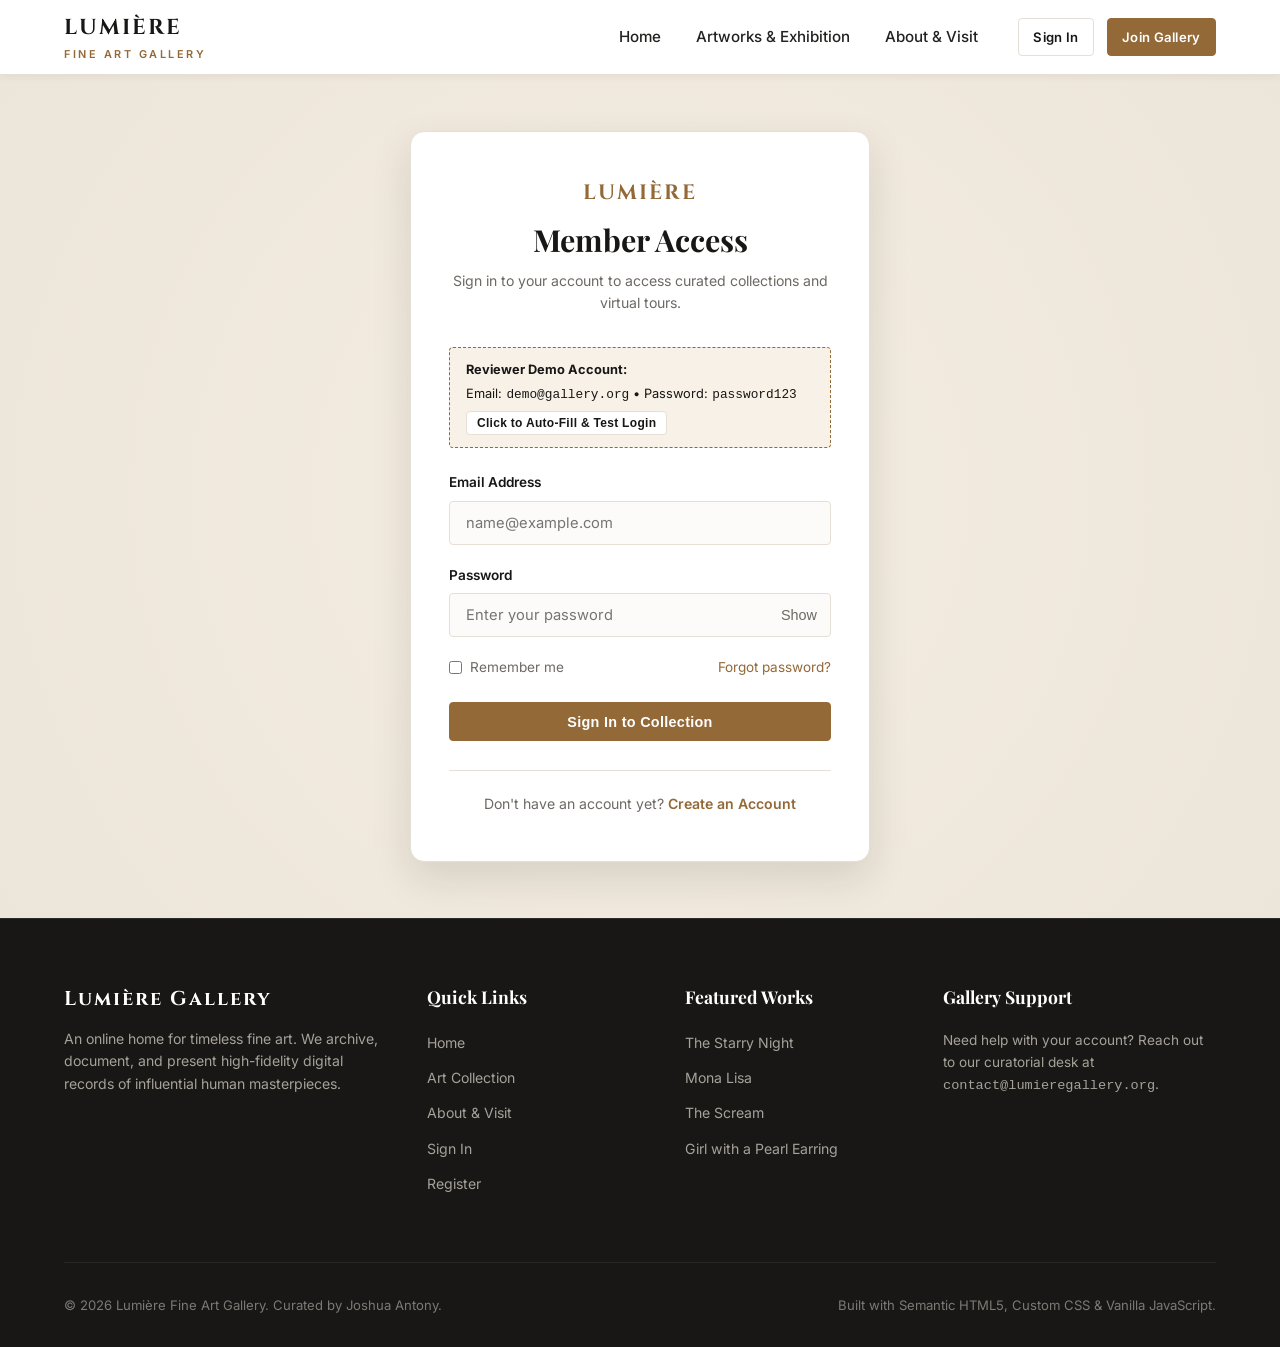
<file: login.html>
<!DOCTYPE html>
<html lang="en">
<head>
  <meta charset="UTF-8">
  <meta name="viewport" content="width=device-width, initial-scale=1.0">
  <title>Sign In | Lumière Fine Art Gallery</title>
  <link rel="stylesheet" href="css/style.css">
  <link rel="icon" href="data:image/svg+xml,<svg xmlns=%22http://www.w3.org/2000/svg%22 viewBox=%220 0 100 100%22><text y=%22.9em%22 font-size=%2290%22>🎨</text></svg>">
</head>
<body>

  <!-- Navigation Bar -->
  <header class="navbar">
    <div class="container nav-container">
      <a href="index.html" class="nav-brand">
        <span class="brand-title">Lumière</span>
        <span class="brand-tagline">Fine Art Gallery</span>
      </a>

      <button class="nav-toggle" aria-label="Toggle navigation menu">
        <span></span>
        <span></span>
        <span></span>
      </button>

      <nav class="nav-menu">
        <a href="index.html" class="nav-link">Home</a>
        <a href="artworks.html" class="nav-link">Artworks & Exhibition</a>
        <a href="about.html" class="nav-link">About & Visit</a>
        <div class="nav-auth-group">
          <a href="login.html" class="btn btn-outline btn-sm active">Sign In</a>
          <a href="signup.html" class="btn btn-primary btn-sm">Join Gallery</a>
        </div>
      </nav>
    </div>
  </header>

  <main>
    <div class="auth-wrapper">
      <div class="auth-card">
        <div class="auth-header">
          <div class="auth-logo">LUMIÈRE</div>
          <h2>Member Access</h2>
          <p>Sign in to your account to access curated collections and virtual tours.</p>
        </div>

        <div id="loginAlert" class="alert-message"></div>

        <!-- Quick Demo Credentials Box for Easy Review -->
        <div class="demo-credentials">
          <strong>Reviewer Demo Account:</strong>
          Email: <code>demo@gallery.org</code> &bull; Password: <code>password123</code>
          <div style="margin-top: 0.4rem;">
            <button type="button" id="quickDemoLoginBtn" class="btn btn-outline btn-sm" style="font-size: 0.75rem; padding: 0.25rem 0.6rem; background: #fff;">
              Click to Auto-Fill & Test Login
            </button>
          </div>
        </div>

        <form id="loginForm" novalidate>
          <div class="form-group">
            <label for="loginEmail" class="form-label">Email Address</label>
            <input type="email" id="loginEmail" class="form-control" placeholder="name@example.com" required>
          </div>

          <div class="form-group">
            <label for="loginPassword" class="form-label">Password</label>
            <div class="input-container">
              <input type="password" id="loginPassword" class="form-control" placeholder="Enter your password" required>
              <button type="button" class="toggle-password-btn" data-target="loginPassword">Show</button>
            </div>
          </div>

          <div class="form-options">
            <label class="checkbox-label">
              <input type="checkbox" id="rememberMe">
              <span>Remember me</span>
            </label>
            <a href="javascript:void(0)" onclick="alert('Password reset link has been dispatched to your email address.')" style="font-size: 0.85rem;">Forgot password?</a>
          </div>

          <button type="submit" class="btn btn-primary" style="width: 100%;">Sign In to Collection</button>
        </form>

        <div class="auth-footer">
          Don't have an account yet? <a href="signup.html">Create an Account</a>
        </div>
      </div>
    </div>
  </main>

  <!-- Global Footer -->
  <footer class="footer">
    <div class="container">
      <div class="footer-grid">
        <div class="footer-brand">
          <h4>Lumière Gallery</h4>
          <p>
            An online home for timeless fine art. We archive, document, and present high-fidelity digital records of influential human masterpieces.
          </p>
        </div>

        <div class="footer-column">
          <h5>Quick Links</h5>
          <ul>
            <li><a href="index.html">Home</a></li>
            <li><a href="artworks.html">Art Collection</a></li>
            <li><a href="about.html">About & Visit</a></li>
            <li><a href="login.html">Sign In</a></li>
            <li><a href="signup.html">Register</a></li>
          </ul>
        </div>

        <div class="footer-column">
          <h5>Featured Works</h5>
          <ul>
            <li><a href="the-starry-night.html">The Starry Night</a></li>
            <li><a href="mona-lisa.html">Mona Lisa</a></li>
            <li><a href="the-scream.html">The Scream</a></li>
            <li><a href="girl-with-pearl-earring.html">Girl with a Pearl Earring</a></li>
          </ul>
        </div>

        <div class="footer-column">
          <h5>Gallery Support</h5>
          <p style="font-size: 0.85rem; color: #a6a199;">
            Need help with your account? Reach out to our curatorial desk at <code>contact@lumieregallery.org</code>.
          </p>
        </div>
      </div>

      <div class="footer-bottom">
        <p>&copy; 2026 Lumière Fine Art Gallery. Curated by Joshua Antony.</p>
        <p>Built with Semantic HTML5, Custom CSS & Vanilla JavaScript.</p>
      </div>
    </div>
  </footer>

  <script src="js/main.js"></script>
  <script src="js/auth.js"></script>
</body>
</html>
</file>
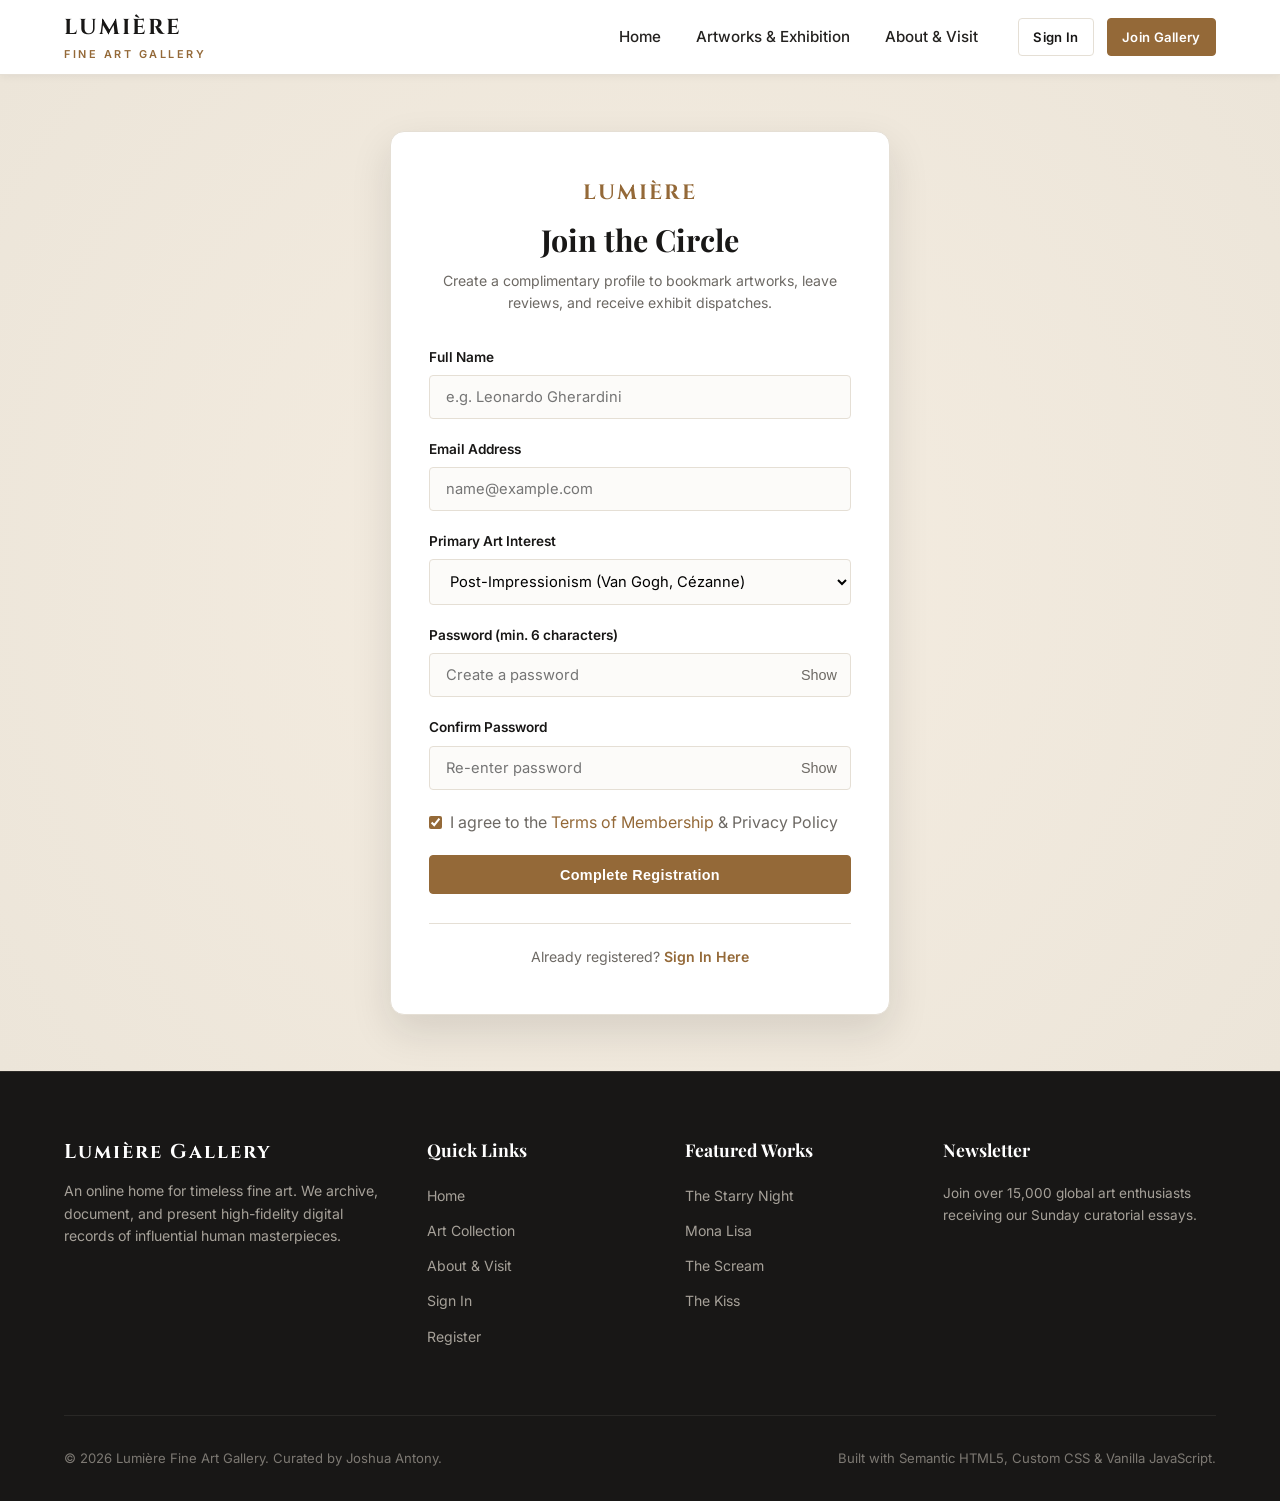
<file: signup.html>
<!DOCTYPE html>
<html lang="en">
<head>
  <meta charset="UTF-8">
  <meta name="viewport" content="width=device-width, initial-scale=1.0">
  <title>Join Lumière | Fine Art Gallery Membership</title>
  <link rel="stylesheet" href="css/style.css">
  <link rel="icon" href="data:image/svg+xml,<svg xmlns=%22http://www.w3.org/2000/svg%22 viewBox=%220 0 100 100%22><text y=%22.9em%22 font-size=%2290%22>🎨</text></svg>">
</head>
<body>

  <!-- Navigation Bar -->
  <header class="navbar">
    <div class="container nav-container">
      <a href="index.html" class="nav-brand">
        <span class="brand-title">Lumière</span>
        <span class="brand-tagline">Fine Art Gallery</span>
      </a>

      <button class="nav-toggle" aria-label="Toggle navigation menu">
        <span></span>
        <span></span>
        <span></span>
      </button>

      <nav class="nav-menu">
        <a href="index.html" class="nav-link">Home</a>
        <a href="artworks.html" class="nav-link">Artworks & Exhibition</a>
        <a href="about.html" class="nav-link">About & Visit</a>
        <div class="nav-auth-group">
          <a href="login.html" class="btn btn-outline btn-sm">Sign In</a>
          <a href="signup.html" class="btn btn-primary btn-sm active">Join Gallery</a>
        </div>
      </nav>
    </div>
  </header>

  <main>
    <div class="auth-wrapper">
      <div class="auth-card" style="max-width: 500px;">
        <div class="auth-header">
          <div class="auth-logo">LUMIÈRE</div>
          <h2>Join the Circle</h2>
          <p>Create a complimentary profile to bookmark artworks, leave reviews, and receive exhibit dispatches.</p>
        </div>

        <div id="signupAlert" class="alert-message"></div>

        <form id="signupForm" novalidate>
          <div class="form-group">
            <label for="signupName" class="form-label">Full Name</label>
            <input type="text" id="signupName" class="form-control" placeholder="e.g. Leonardo Gherardini" required>
          </div>

          <div class="form-group">
            <label for="signupEmail" class="form-label">Email Address</label>
            <input type="email" id="signupEmail" class="form-control" placeholder="name@example.com" required>
          </div>

          <div class="form-group">
            <label for="signupMovement" class="form-label">Primary Art Interest</label>
            <select id="signupMovement" class="form-control" style="cursor: pointer;">
              <option value="Post-Impressionism">Post-Impressionism (Van Gogh, Cézanne)</option>
              <option value="High Renaissance">High Renaissance (Da Vinci, Raphael, Michelangelo)</option>
              <option value="Dutch Golden Age">Dutch Golden Age (Vermeer, Rembrandt)</option>
              <option value="Expressionism">Expressionism (Munch, Schiele, Kirchner)</option>
              <option value="Symbolism">Symbolism & Art Nouveau (Klimt, Mucha)</option>
              <option value="All Movements">All Historical Movements</option>
            </select>
          </div>

          <div class="form-group">
            <label for="signupPassword" class="form-label">Password (min. 6 characters)</label>
            <div class="input-container">
              <input type="password" id="signupPassword" class="form-control" placeholder="Create a password" required>
              <button type="button" class="toggle-password-btn" data-target="signupPassword">Show</button>
            </div>
          </div>

          <div class="form-group">
            <label for="signupConfirmPassword" class="form-label">Confirm Password</label>
            <div class="input-container">
              <input type="password" id="signupConfirmPassword" class="form-control" placeholder="Re-enter password" required>
              <button type="button" class="toggle-password-btn" data-target="signupConfirmPassword">Show</button>
            </div>
          </div>

          <div class="form-group">
            <label class="checkbox-label">
              <input type="checkbox" id="termsCheck" required checked>
              <span>I agree to the <a href="javascript:void(0)" onclick="alert('Lumière Gallery is committed to open art education and privacy.');">Terms of Membership</a> &amp; Privacy Policy</span>
            </label>
          </div>

          <button type="submit" class="btn btn-primary" style="width: 100%;">Complete Registration</button>
        </form>

        <div class="auth-footer">
          Already registered? <a href="login.html">Sign In Here</a>
        </div>
      </div>
    </div>
  </main>

  <!-- Global Footer -->
  <footer class="footer">
    <div class="container">
      <div class="footer-grid">
        <div class="footer-brand">
          <h4>Lumière Gallery</h4>
          <p>
            An online home for timeless fine art. We archive, document, and present high-fidelity digital records of influential human masterpieces.
          </p>
        </div>

        <div class="footer-column">
          <h5>Quick Links</h5>
          <ul>
            <li><a href="index.html">Home</a></li>
            <li><a href="artworks.html">Art Collection</a></li>
            <li><a href="about.html">About & Visit</a></li>
            <li><a href="login.html">Sign In</a></li>
            <li><a href="signup.html">Register</a></li>
          </ul>
        </div>

        <div class="footer-column">
          <h5>Featured Works</h5>
          <ul>
            <li><a href="the-starry-night.html">The Starry Night</a></li>
            <li><a href="mona-lisa.html">Mona Lisa</a></li>
            <li><a href="the-scream.html">The Scream</a></li>
            <li><a href="the-kiss.html">The Kiss</a></li>
          </ul>
        </div>

        <div class="footer-column">
          <h5>Newsletter</h5>
          <p style="font-size: 0.85rem; color: #a6a199;">
            Join over 15,000 global art enthusiasts receiving our Sunday curatorial essays.
          </p>
        </div>
      </div>

      <div class="footer-bottom">
        <p>&copy; 2026 Lumière Fine Art Gallery. Curated by Joshua Antony.</p>
        <p>Built with Semantic HTML5, Custom CSS & Vanilla JavaScript.</p>
      </div>
    </div>
  </footer>

  <script src="js/main.js"></script>
  <script src="js/auth.js"></script>
</body>
</html>
</file>
<file: css/style.css>
/* ===================================================
   Lumière Fine Art Gallery - Main Stylesheet
   Natural, clean, responsive styles for exhibition website
   =================================================== */

@import url('https://fonts.googleapis.com/css2?family=Cinzel:wght@500;700&family=Inter:wght@300;400;500;600;700&family=Playfair+Display:ital,wght@0,500;0,700;1,400&display=swap');

:root {
  --primary: #946938;
  --primary-hover: #795227;
  --primary-light: #f7f1e7;
  --dark: #181716;
  --dark-surface: #22201e;
  --light: #fcfbf9;
  --light-gray: #f3f0ea;
  --border-color: #e5dfd5;
  --text-main: #242220;
  --text-muted: #6d6964;
  --text-light: #fcfbf9;
  --danger: #c94a38;
  --success: #2e7d32;
  --radius-sm: 4px;
  --radius-md: 8px;
  --radius-lg: 14px;
  --shadow-sm: 0 2px 8px rgba(24, 23, 22, 0.05);
  --shadow-md: 0 8px 24px rgba(24, 23, 22, 0.08);
  --shadow-lg: 0 16px 40px rgba(24, 23, 22, 0.12);
  --transition: all 0.25s ease-in-out;
  --font-serif: 'Playfair Display', Georgia, serif;
  --font-heading: 'Cinzel', serif;
  --font-sans: 'Inter', -apple-system, BlinkMacSystemFont, 'Segoe UI', Roboto, sans-serif;
}

* {
  box-sizing: border-box;
  margin: 0;
  padding: 0;
}

html {
  scroll-behavior: smooth;
  font-size: 16px;
}

body {
  font-family: var(--font-sans);
  background-color: var(--light);
  color: var(--text-main);
  line-height: 1.6;
  min-height: 100vh;
  display: flex;
  flex-direction: column;
}

main {
  flex: 1;
}

img {
  max-width: 100%;
  height: auto;
  display: block;
}

a {
  color: var(--primary);
  text-decoration: none;
  transition: var(--transition);
}

a:hover {
  color: var(--primary-hover);
}

ul {
  list-style: none;
}

.container {
  width: 100%;
  max-width: 1200px;
  margin: 0 auto;
  padding: 0 1.5rem;
}

/* ---------------- Navbar ---------------- */
.navbar {
  background-color: #ffffff;
  border-bottom: 1px solid var(--border-color);
  position: sticky;
  top: 0;
  z-index: 1000;
  box-shadow: var(--shadow-sm);
}

.nav-container {
  display: flex;
  align-items: center;
  justify-content: space-between;
  height: 74px;
}

.nav-brand {
  display: flex;
  flex-direction: column;
  text-decoration: none;
}

.nav-brand .brand-title {
  font-family: var(--font-heading);
  font-size: 1.35rem;
  letter-spacing: 2px;
  font-weight: 700;
  color: var(--dark);
  text-transform: uppercase;
}

.nav-brand .brand-tagline {
  font-size: 0.68rem;
  letter-spacing: 2.5px;
  text-transform: uppercase;
  color: var(--primary);
  font-weight: 600;
}

.nav-menu {
  display: flex;
  align-items: center;
  gap: 1.8rem;
}

.nav-link {
  font-size: 0.95rem;
  font-weight: 500;
  color: var(--text-main);
  padding: 0.4rem 0.2rem;
  position: relative;
}

.nav-link:hover,
.nav-link.active {
  color: var(--primary);
}

.nav-link.active::after {
  content: '';
  position: absolute;
  bottom: -4px;
  left: 0;
  width: 100%;
  height: 2px;
  background-color: var(--primary);
}

.nav-auth-group {
  display: flex;
  align-items: center;
  gap: 0.8rem;
  margin-left: 0.5rem;
}

.btn {
  display: inline-flex;
  align-items: center;
  justify-content: center;
  gap: 0.5rem;
  padding: 0.65rem 1.3rem;
  font-size: 0.9rem;
  font-weight: 600;
  border-radius: var(--radius-sm);
  cursor: pointer;
  border: 1px solid transparent;
  transition: var(--transition);
  text-decoration: none;
  letter-spacing: 0.3px;
}

.btn-primary {
  background-color: var(--primary);
  color: #ffffff;
  border-color: var(--primary);
}

.btn-primary:hover {
  background-color: var(--primary-hover);
  border-color: var(--primary-hover);
  color: #ffffff;
}

.btn-outline {
  background-color: transparent;
  color: var(--dark);
  border-color: var(--border-color);
}

.btn-outline:hover {
  background-color: var(--light-gray);
  border-color: var(--text-muted);
}

.btn-dark {
  background-color: var(--dark);
  color: #ffffff;
}

.btn-dark:hover {
  background-color: #2e2c29;
  color: #ffffff;
}

.btn-sm {
  padding: 0.45rem 0.9rem;
  font-size: 0.82rem;
}

.nav-toggle {
  display: none;
  background: none;
  border: none;
  cursor: pointer;
  padding: 0.5rem;
}

.nav-toggle span {
  display: block;
  width: 24px;
  height: 2px;
  background-color: var(--dark);
  margin: 5px 0;
  transition: var(--transition);
}

/* ---------------- Hero Section ---------------- */
.hero {
  position: relative;
  background: linear-gradient(135deg, #1f1d1b 0%, #2f2a24 100%);
  color: #ffffff;
  padding: 5rem 0 4.5rem;
  overflow: hidden;
}

.hero::after {
  content: '';
  position: absolute;
  top: 0;
  right: 0;
  bottom: 0;
  left: 0;
  background: radial-gradient(circle at 80% 50%, rgba(148, 105, 56, 0.25) 0%, transparent 60%);
  pointer-events: none;
}

.hero-grid {
  display: grid;
  grid-template-columns: 1.1fr 0.9fr;
  gap: 3rem;
  align-items: center;
  position: relative;
  z-index: 2;
}

.hero-eyebrow {
  display: inline-block;
  font-size: 0.8rem;
  letter-spacing: 3px;
  text-transform: uppercase;
  color: #dfb77d;
  font-weight: 600;
  margin-bottom: 1rem;
}

.hero-title {
  font-family: var(--font-serif);
  font-size: 3rem;
  line-height: 1.2;
  margin-bottom: 1.25rem;
  color: #fbf9f5;
  font-weight: 700;
}

.hero-title span {
  color: #dfb77d;
  font-style: italic;
}

.hero-desc {
  font-size: 1.05rem;
  color: #c9c5bd;
  margin-bottom: 2rem;
  max-width: 520px;
}

.hero-actions {
  display: flex;
  gap: 1rem;
  flex-wrap: wrap;
}

.hero-stats {
  display: flex;
  gap: 2.5rem;
  margin-top: 2.8rem;
  padding-top: 2rem;
  border-top: 1px solid rgba(255, 255, 255, 0.15);
}

.stat-item h3 {
  font-family: var(--font-heading);
  font-size: 1.7rem;
  color: #fbf9f5;
}

.stat-item p {
  font-size: 0.8rem;
  color: #a6a199;
  letter-spacing: 1px;
  text-transform: uppercase;
}

.hero-showcase {
  position: relative;
}

.hero-frame {
  background: #ffffff;
  padding: 12px;
  border-radius: var(--radius-md);
  box-shadow: 0 20px 45px rgba(0, 0, 0, 0.5);
  transform: rotate(1.5deg);
  transition: transform 0.4s ease;
}

.hero-frame:hover {
  transform: rotate(0deg);
}

.hero-frame img {
  border-radius: 4px;
  width: 100%;
  height: 380px;
  object-fit: cover;
}

.hero-frame-caption {
  padding-top: 0.75rem;
  display: flex;
  justify-content: space-between;
  align-items: center;
  color: var(--dark);
}

.hero-frame-caption strong {
  font-family: var(--font-serif);
  font-size: 1.05rem;
}

.hero-frame-caption span {
  font-size: 0.8rem;
  color: var(--text-muted);
}

/* ---------------- Section Headers ---------------- */
.section {
  padding: 4.5rem 0;
}

.section-light {
  background-color: #ffffff;
}

.section-header {
  text-align: center;
  max-width: 650px;
  margin: 0 auto 3rem;
}

.section-tag {
  font-size: 0.75rem;
  letter-spacing: 2.5px;
  text-transform: uppercase;
  color: var(--primary);
  font-weight: 700;
  display: block;
  margin-bottom: 0.5rem;
}

.section-title {
  font-family: var(--font-serif);
  font-size: 2.25rem;
  color: var(--dark);
  margin-bottom: 0.8rem;
}

.section-subtitle {
  color: var(--text-muted);
  font-size: 1rem;
}

/* ---------------- Categories Grid ---------------- */
.categories-grid {
  display: grid;
  grid-template-columns: repeat(auto-fit, minmax(220px, 1fr));
  gap: 1.5rem;
}

.category-card {
  background-color: #ffffff;
  border: 1px solid var(--border-color);
  border-radius: var(--radius-md);
  padding: 1.8rem 1.4rem;
  text-align: center;
  transition: var(--transition);
  display: block;
  color: inherit;
}

.category-card:hover {
  transform: translateY(-5px);
  border-color: var(--primary);
  box-shadow: var(--shadow-md);
}

.category-icon {
  width: 48px;
  height: 48px;
  margin: 0 auto 1rem;
  background-color: var(--primary-light);
  color: var(--primary);
  border-radius: 50%;
  display: flex;
  align-items: center;
  justify-content: center;
  font-size: 1.3rem;
}

.category-card h3 {
  font-family: var(--font-serif);
  font-size: 1.2rem;
  margin-bottom: 0.4rem;
  color: var(--dark);
}

.category-card p {
  font-size: 0.85rem;
  color: var(--text-muted);
}

/* ---------------- Artworks Gallery Grid ---------------- */
.gallery-filter-bar {
  display: flex;
  justify-content: space-between;
  align-items: center;
  flex-wrap: wrap;
  gap: 1.2rem;
  margin-bottom: 2.5rem;
  background-color: #ffffff;
  padding: 1.2rem 1.5rem;
  border-radius: var(--radius-md);
  border: 1px solid var(--border-color);
  box-shadow: var(--shadow-sm);
}

.filter-buttons {
  display: flex;
  flex-wrap: wrap;
  gap: 0.5rem;
}

.filter-btn {
  background-color: transparent;
  border: 1px solid var(--border-color);
  padding: 0.45rem 0.95rem;
  font-size: 0.82rem;
  font-weight: 500;
  border-radius: 30px;
  cursor: pointer;
  color: var(--text-muted);
  transition: var(--transition);
  font-family: var(--font-sans);
}

.filter-btn:hover,
.filter-btn.active {
  background-color: var(--dark);
  color: #ffffff;
  border-color: var(--dark);
}

.search-box {
  position: relative;
  min-width: 240px;
}

.search-box input {
  width: 100%;
  padding: 0.55rem 1rem 0.55rem 2.2rem;
  border: 1px solid var(--border-color);
  border-radius: 30px;
  font-size: 0.85rem;
  outline: none;
  font-family: var(--font-sans);
  background-color: var(--light);
}

.search-box input:focus {
  border-color: var(--primary);
  background-color: #ffffff;
}

.search-box .search-icon {
  position: absolute;
  left: 0.85rem;
  top: 50%;
  transform: translateY(-50%);
  color: var(--text-muted);
  font-size: 0.9rem;
}

.art-grid {
  display: grid;
  grid-template-columns: repeat(auto-fill, minmax(320px, 1fr));
  gap: 2rem;
}

.art-card {
  background-color: #ffffff;
  border-radius: var(--radius-md);
  border: 1px solid var(--border-color);
  overflow: hidden;
  box-shadow: var(--shadow-sm);
  transition: var(--transition);
  display: flex;
  flex-direction: column;
}

.art-card:hover {
  transform: translateY(-6px);
  box-shadow: var(--shadow-md);
  border-color: #d1c8be;
}

.art-card-thumb {
  position: relative;
  overflow: hidden;
  height: 260px;
  background-color: #eae5de;
}

.art-card-thumb img {
  width: 100%;
  height: 100%;
  object-fit: cover;
  transition: transform 0.5s ease;
}

.art-card:hover .art-card-thumb img {
  transform: scale(1.05);
}

.art-badge {
  position: absolute;
  top: 12px;
  left: 12px;
  background-color: rgba(24, 23, 22, 0.82);
  backdrop-filter: blur(4px);
  color: #ffffff;
  font-size: 0.7rem;
  letter-spacing: 0.8px;
  text-transform: uppercase;
  font-weight: 600;
  padding: 0.3rem 0.65rem;
  border-radius: 30px;
}

.art-card-body {
  padding: 1.4rem;
  display: flex;
  flex-direction: column;
  flex-grow: 1;
}

.art-card-year {
  font-size: 0.8rem;
  color: var(--primary);
  font-weight: 600;
  margin-bottom: 0.3rem;
  letter-spacing: 0.5px;
}

.art-card-title {
  font-family: var(--font-serif);
  font-size: 1.3rem;
  color: var(--dark);
  margin-bottom: 0.4rem;
  line-height: 1.3;
}

.art-card-artist {
  font-size: 0.9rem;
  color: var(--text-muted);
  margin-bottom: 0.8rem;
}

.art-card-desc {
  font-size: 0.85rem;
  color: #55524d;
  line-height: 1.5;
  margin-bottom: 1.3rem;
  flex-grow: 1;
}

.art-card-footer {
  padding-top: 1rem;
  border-top: 1px solid var(--border-color);
  display: flex;
  justify-content: space-between;
  align-items: center;
}

.art-link-btn {
  font-size: 0.85rem;
  font-weight: 600;
  color: var(--primary);
  display: inline-flex;
  align-items: center;
  gap: 0.4rem;
}

.art-link-btn:hover {
  color: var(--primary-hover);
  transform: translateX(3px);
}

/* ---------------- Individual Artwork Page ---------------- */
.breadcrumb {
  display: flex;
  align-items: center;
  gap: 0.6rem;
  padding: 1.2rem 0;
  font-size: 0.85rem;
  color: var(--text-muted);
}

.breadcrumb a {
  color: var(--text-muted);
}

.breadcrumb a:hover {
  color: var(--primary);
}

.artwork-detail-section {
  padding: 2rem 0 4rem;
}

.artwork-detail-grid {
  display: grid;
  grid-template-columns: 1.1fr 1fr;
  gap: 3.5rem;
  align-items: start;
}

.artwork-visual-column {
  position: sticky;
  top: 90px;
}

.museum-frame {
  background-color: #ffffff;
  padding: 18px;
  border-radius: var(--radius-md);
  box-shadow: var(--shadow-lg);
  border: 1px solid var(--border-color);
}

.museum-frame-inner {
  position: relative;
  background-color: #1a1918;
  border-radius: var(--radius-sm);
  overflow: hidden;
}

.museum-frame-inner img {
  width: 100%;
  max-height: 580px;
  object-fit: contain;
  margin: 0 auto;
  cursor: zoom-in;
  transition: transform 0.3s ease;
}

.artwork-toolbar {
  display: flex;
  justify-content: space-between;
  align-items: center;
  margin-top: 1rem;
  padding: 0.6rem 0.2rem;
}

.action-btn-group {
  display: flex;
  gap: 0.6rem;
}

.icon-btn {
  background-color: #ffffff;
  border: 1px solid var(--border-color);
  padding: 0.5rem 0.9rem;
  border-radius: var(--radius-sm);
  font-size: 0.82rem;
  color: var(--text-main);
  cursor: pointer;
  display: inline-flex;
  align-items: center;
  gap: 0.4rem;
  transition: var(--transition);
}

.icon-btn:hover {
  background-color: var(--light-gray);
  border-color: var(--primary);
}

.icon-btn.liked {
  color: var(--danger);
  border-color: var(--danger);
}

.artwork-info-column {
  display: flex;
  flex-direction: column;
}

.art-meta-tag {
  display: inline-block;
  font-size: 0.78rem;
  letter-spacing: 2px;
  text-transform: uppercase;
  color: var(--primary);
  font-weight: 700;
  margin-bottom: 0.6rem;
}

.artwork-detail-title {
  font-family: var(--font-serif);
  font-size: 2.7rem;
  line-height: 1.15;
  color: var(--dark);
  margin-bottom: 0.4rem;
}

.artwork-detail-artist {
  font-size: 1.25rem;
  color: var(--text-muted);
  margin-bottom: 0.3rem;
}

.artwork-detail-year {
  font-size: 0.95rem;
  color: var(--primary);
  font-weight: 600;
  margin-bottom: 1.8rem;
}

.artwork-spec-table {
  width: 100%;
  border-collapse: collapse;
  margin-bottom: 2rem;
  background-color: #ffffff;
  border: 1px solid var(--border-color);
  border-radius: var(--radius-md);
  overflow: hidden;
}

.artwork-spec-table tr {
  border-bottom: 1px solid var(--border-color);
}

.artwork-spec-table tr:last-child {
  border-bottom: none;
}

.artwork-spec-table th {
  padding: 0.85rem 1.2rem;
  text-align: left;
  font-size: 0.85rem;
  color: var(--text-muted);
  width: 35%;
  background-color: #faf8f5;
  font-weight: 600;
}

.artwork-spec-table td {
  padding: 0.85rem 1.2rem;
  font-size: 0.9rem;
  color: var(--dark);
  font-weight: 500;
}

.artwork-description-box {
  margin-bottom: 2rem;
}

.artwork-description-box h3 {
  font-family: var(--font-serif);
  font-size: 1.35rem;
  margin-bottom: 0.8rem;
  color: var(--dark);
}

.artwork-description-box p {
  color: #43403c;
  line-height: 1.7;
  margin-bottom: 1rem;
}

.audio-guide-card {
  background: linear-gradient(135deg, #f7f1e7 0%, #ece2d2 100%);
  border: 1px solid #dfd2be;
  border-radius: var(--radius-md);
  padding: 1.2rem 1.5rem;
  display: flex;
  align-items: center;
  justify-content: space-between;
  margin-bottom: 2rem;
}

.audio-guide-info h4 {
  font-family: var(--font-serif);
  font-size: 1.05rem;
  color: var(--dark);
  margin-bottom: 0.2rem;
}

.audio-guide-info p {
  font-size: 0.8rem;
  color: var(--text-muted);
}

/* ---------------- Similar Artworks Section ---------------- */
.similar-artworks-section {
  padding: 4.5rem 0;
  background-color: #ffffff;
  border-top: 1px solid var(--border-color);
}

.similar-grid {
  display: grid;
  grid-template-columns: repeat(auto-fit, minmax(280px, 1fr));
  gap: 1.8rem;
  margin-top: 2rem;
}

.similar-card {
  border: 1px solid var(--border-color);
  border-radius: var(--radius-md);
  background-color: var(--light);
  overflow: hidden;
  transition: var(--transition);
  display: flex;
  flex-direction: column;
}

.similar-card:hover {
  transform: translateY(-5px);
  box-shadow: var(--shadow-md);
  border-color: var(--primary);
}

.similar-card-img {
  height: 210px;
  overflow: hidden;
}

.similar-card-img img {
  width: 100%;
  height: 100%;
  object-fit: cover;
  transition: transform 0.4s ease;
}

.similar-card:hover .similar-card-img img {
  transform: scale(1.06);
}

.similar-card-content {
  padding: 1.2rem;
  display: flex;
  flex-direction: column;
  flex-grow: 1;
}

.similar-card-title {
  font-family: var(--font-serif);
  font-size: 1.15rem;
  color: var(--dark);
  margin-bottom: 0.2rem;
}

.similar-card-artist {
  font-size: 0.85rem;
  color: var(--text-muted);
  margin-bottom: 0.3rem;
}

.similar-card-year {
  font-size: 0.78rem;
  color: var(--primary);
  font-weight: 600;
  margin-bottom: 0.9rem;
}

.similar-card-link {
  margin-top: auto;
  font-size: 0.82rem;
  font-weight: 600;
  color: var(--primary);
  display: inline-flex;
  align-items: center;
  gap: 0.3rem;
}

/* ---------------- Authentication Pages ---------------- */
.auth-wrapper {
  min-height: calc(100vh - 74px - 280px);
  display: flex;
  align-items: center;
  justify-content: center;
  padding: 3.5rem 1.5rem;
  background: radial-gradient(circle at center, #f5ede1 0%, #ece5d9 100%);
}

.auth-card {
  background-color: #ffffff;
  width: 100%;
  max-width: 460px;
  border-radius: var(--radius-lg);
  padding: 2.8rem 2.4rem;
  box-shadow: var(--shadow-lg);
  border: 1px solid var(--border-color);
}

.auth-header {
  text-align: center;
  margin-bottom: 2rem;
}

.auth-header .auth-logo {
  font-family: var(--font-heading);
  font-size: 1.3rem;
  letter-spacing: 2px;
  color: var(--primary);
  margin-bottom: 0.4rem;
  font-weight: 700;
}

.auth-header h2 {
  font-family: var(--font-serif);
  font-size: 1.9rem;
  color: var(--dark);
  margin-bottom: 0.3rem;
}

.auth-header p {
  font-size: 0.88rem;
  color: var(--text-muted);
}

.form-group {
  margin-bottom: 1.25rem;
}

.form-label {
  display: block;
  font-size: 0.85rem;
  font-weight: 600;
  color: var(--dark);
  margin-bottom: 0.4rem;
}

.input-container {
  position: relative;
}

.form-control {
  width: 100%;
  padding: 0.75rem 1rem;
  border: 1px solid var(--border-color);
  border-radius: var(--radius-sm);
  font-size: 0.92rem;
  font-family: var(--font-sans);
  background-color: var(--light);
  transition: var(--transition);
}

.form-control:focus {
  outline: none;
  border-color: var(--primary);
  background-color: #ffffff;
  box-shadow: 0 0 0 3px rgba(148, 105, 56, 0.15);
}

.toggle-password-btn {
  position: absolute;
  right: 0.85rem;
  top: 50%;
  transform: translateY(-50%);
  background: none;
  border: none;
  cursor: pointer;
  color: var(--text-muted);
  font-size: 0.9rem;
}

.form-options {
  display: flex;
  justify-content: space-between;
  align-items: center;
  font-size: 0.85rem;
  margin-bottom: 1.5rem;
}

.checkbox-label {
  display: flex;
  align-items: center;
  gap: 0.5rem;
  cursor: pointer;
  color: var(--text-muted);
}

.checkbox-label input {
  accent-color: var(--primary);
  cursor: pointer;
}

.auth-footer {
  text-align: center;
  margin-top: 1.8rem;
  padding-top: 1.4rem;
  border-top: 1px solid var(--border-color);
  font-size: 0.88rem;
  color: var(--text-muted);
}

.auth-footer a {
  font-weight: 600;
  color: var(--primary);
}

.demo-credentials {
  background-color: var(--primary-light);
  border: 1px dashed var(--primary);
  border-radius: var(--radius-sm);
  padding: 0.75rem 1rem;
  margin-bottom: 1.5rem;
  font-size: 0.8rem;
  color: var(--dark);
}

.demo-credentials strong {
  display: block;
  margin-bottom: 0.2rem;
}

.alert-message {
  padding: 0.75rem 1rem;
  border-radius: var(--radius-sm);
  margin-bottom: 1.2rem;
  font-size: 0.85rem;
  display: none;
}

.alert-danger {
  background-color: #fde8e4;
  color: var(--danger);
  border: 1px solid #f8c7bf;
}

.alert-success {
  background-color: #e8f5e9;
  color: var(--success);
  border: 1px solid #c8e6c9;
}

/* ---------------- About Page ---------------- */
.about-hero {
  padding: 4.5rem 0 3rem;
  text-align: center;
  background-color: #ffffff;
  border-bottom: 1px solid var(--border-color);
}

.about-grid {
  display: grid;
  grid-template-columns: 1fr 1fr;
  gap: 3.5rem;
  align-items: center;
}

.about-image-frame {
  border-radius: var(--radius-md);
  overflow: hidden;
  box-shadow: var(--shadow-lg);
}

.hours-card {
  background-color: #ffffff;
  border: 1px solid var(--border-color);
  border-radius: var(--radius-md);
  padding: 2rem;
  box-shadow: var(--shadow-sm);
}

.hours-row {
  display: flex;
  justify-content: space-between;
  padding: 0.7rem 0;
  border-bottom: 1px dashed var(--border-color);
  font-size: 0.9rem;
}

.hours-row:last-child {
  border-bottom: none;
}

/* ---------------- Footer ---------------- */
.footer {
  background-color: var(--dark);
  color: #c9c5bd;
  padding: 4rem 0 2rem;
  margin-top: auto;
  border-top: 1px solid #2e2c29;
}

.footer-grid {
  display: grid;
  grid-template-columns: 1.5fr 1fr 1fr 1.3fr;
  gap: 3rem;
  margin-bottom: 3.5rem;
}

.footer-brand h4 {
  font-family: var(--font-heading);
  font-size: 1.25rem;
  letter-spacing: 2px;
  color: #ffffff;
  margin-bottom: 0.8rem;
}

.footer-brand p {
  font-size: 0.88rem;
  line-height: 1.6;
  margin-bottom: 1.2rem;
  color: #a6a199;
}

.footer-column h5 {
  font-family: var(--font-serif);
  font-size: 1.1rem;
  color: #ffffff;
  margin-bottom: 1.2rem;
}

.footer-column ul li {
  margin-bottom: 0.6rem;
}

.footer-column ul li a {
  color: #a6a199;
  font-size: 0.88rem;
}

.footer-column ul li a:hover {
  color: #dfb77d;
  padding-left: 3px;
}

.newsletter-form {
  display: flex;
  gap: 0.5rem;
  margin-top: 0.8rem;
}

.newsletter-input {
  flex: 1;
  padding: 0.6rem 0.9rem;
  font-size: 0.85rem;
  border: 1px solid #3d3b38;
  background-color: #242220;
  color: #ffffff;
  border-radius: var(--radius-sm);
  outline: none;
}

.newsletter-input:focus {
  border-color: var(--primary);
}

.footer-bottom {
  padding-top: 2rem;
  border-top: 1px solid #292826;
  display: flex;
  justify-content: space-between;
  align-items: center;
  flex-wrap: wrap;
  gap: 1rem;
  font-size: 0.82rem;
  color: #7d7973;
}

/* ---------------- Image Modal Viewer ---------------- */
.modal-overlay {
  display: none;
  position: fixed;
  top: 0;
  left: 0;
  right: 0;
  bottom: 0;
  background-color: rgba(14, 13, 12, 0.92);
  z-index: 2000;
  align-items: center;
  justify-content: center;
  padding: 2rem;
}

.modal-overlay.active {
  display: flex;
}

.modal-content {
  position: relative;
  max-width: 90vw;
  max-height: 90vh;
}

.modal-content img {
  max-width: 100%;
  max-height: 85vh;
  object-fit: contain;
  border-radius: 4px;
  box-shadow: 0 10px 40px rgba(0, 0, 0, 0.8);
}

.modal-close-btn {
  position: absolute;
  top: -40px;
  right: 0;
  background: none;
  border: none;
  color: #ffffff;
  font-size: 2rem;
  cursor: pointer;
}

/* ---------------- Responsive Media Queries ---------------- */
@media (max-width: 992px) {
  .hero-grid {
    grid-template-columns: 1fr;
    text-align: center;
    gap: 2.5rem;
  }

  .hero-desc {
    margin: 0 auto 2rem;
  }

  .hero-actions {
    justify-content: center;
  }

  .hero-stats {
    justify-content: center;
  }

  .hero-showcase {
    max-width: 500px;
    margin: 0 auto;
  }

  .artwork-detail-grid {
    grid-template-columns: 1fr;
  }

  .artwork-visual-column {
    position: static;
  }

  .about-grid {
    grid-template-columns: 1fr;
  }

  .footer-grid {
    grid-template-columns: 1fr 1fr;
    gap: 2rem;
  }
}

@media (max-width: 768px) {
  .nav-menu {
    display: none;
    position: absolute;
    top: 74px;
    left: 0;
    right: 0;
    background-color: #ffffff;
    flex-direction: column;
    padding: 1.5rem;
    box-shadow: var(--shadow-md);
    border-bottom: 1px solid var(--border-color);
    gap: 1.2rem;
  }

  .nav-menu.show {
    display: flex;
  }

  .nav-auth-group {
    flex-direction: column;
    width: 100%;
    margin-left: 0;
    margin-top: 0.5rem;
  }

  .nav-auth-group .btn {
    width: 100%;
  }

  .nav-toggle {
    display: block;
  }

  .hero-title {
    font-size: 2.2rem;
  }

  .footer-grid {
    grid-template-columns: 1fr;
  }

  .gallery-filter-bar {
    flex-direction: column;
    align-items: stretch;
  }

  .search-box {
    width: 100%;
  }
}
</file>
